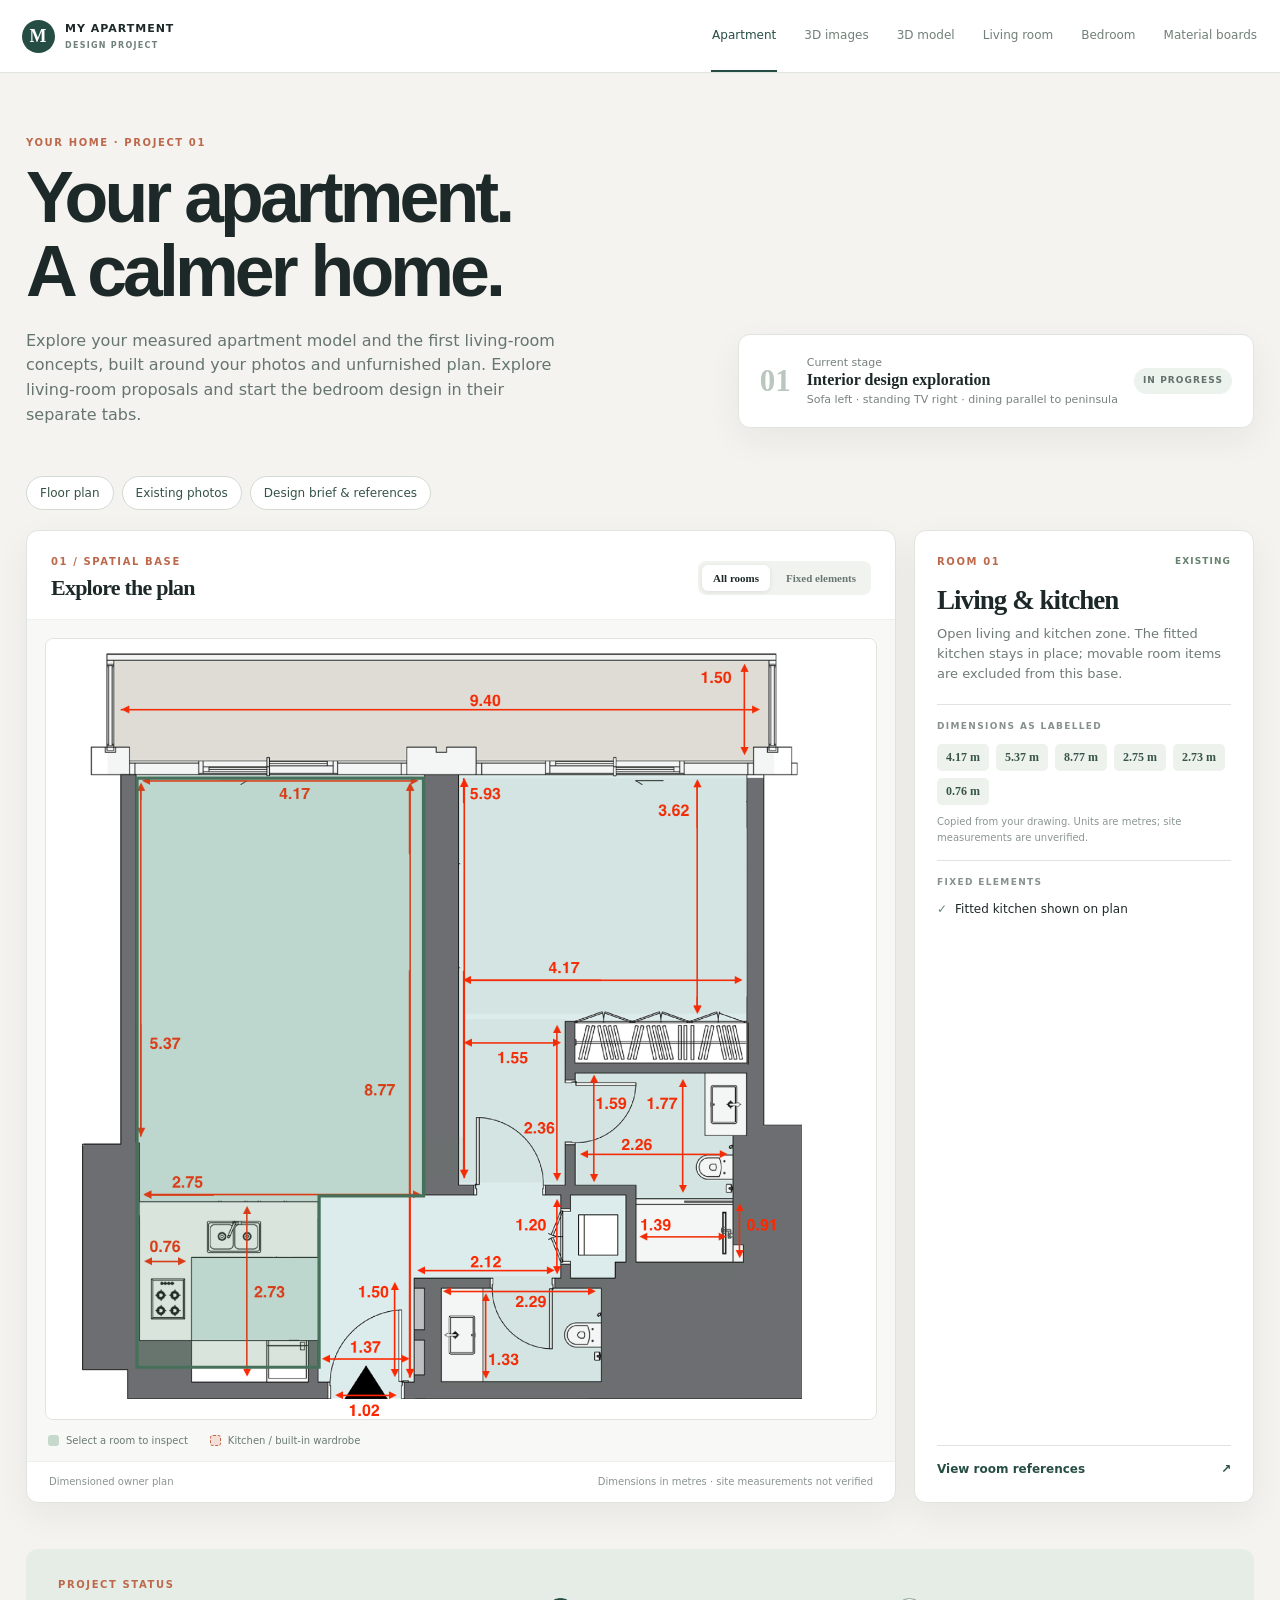
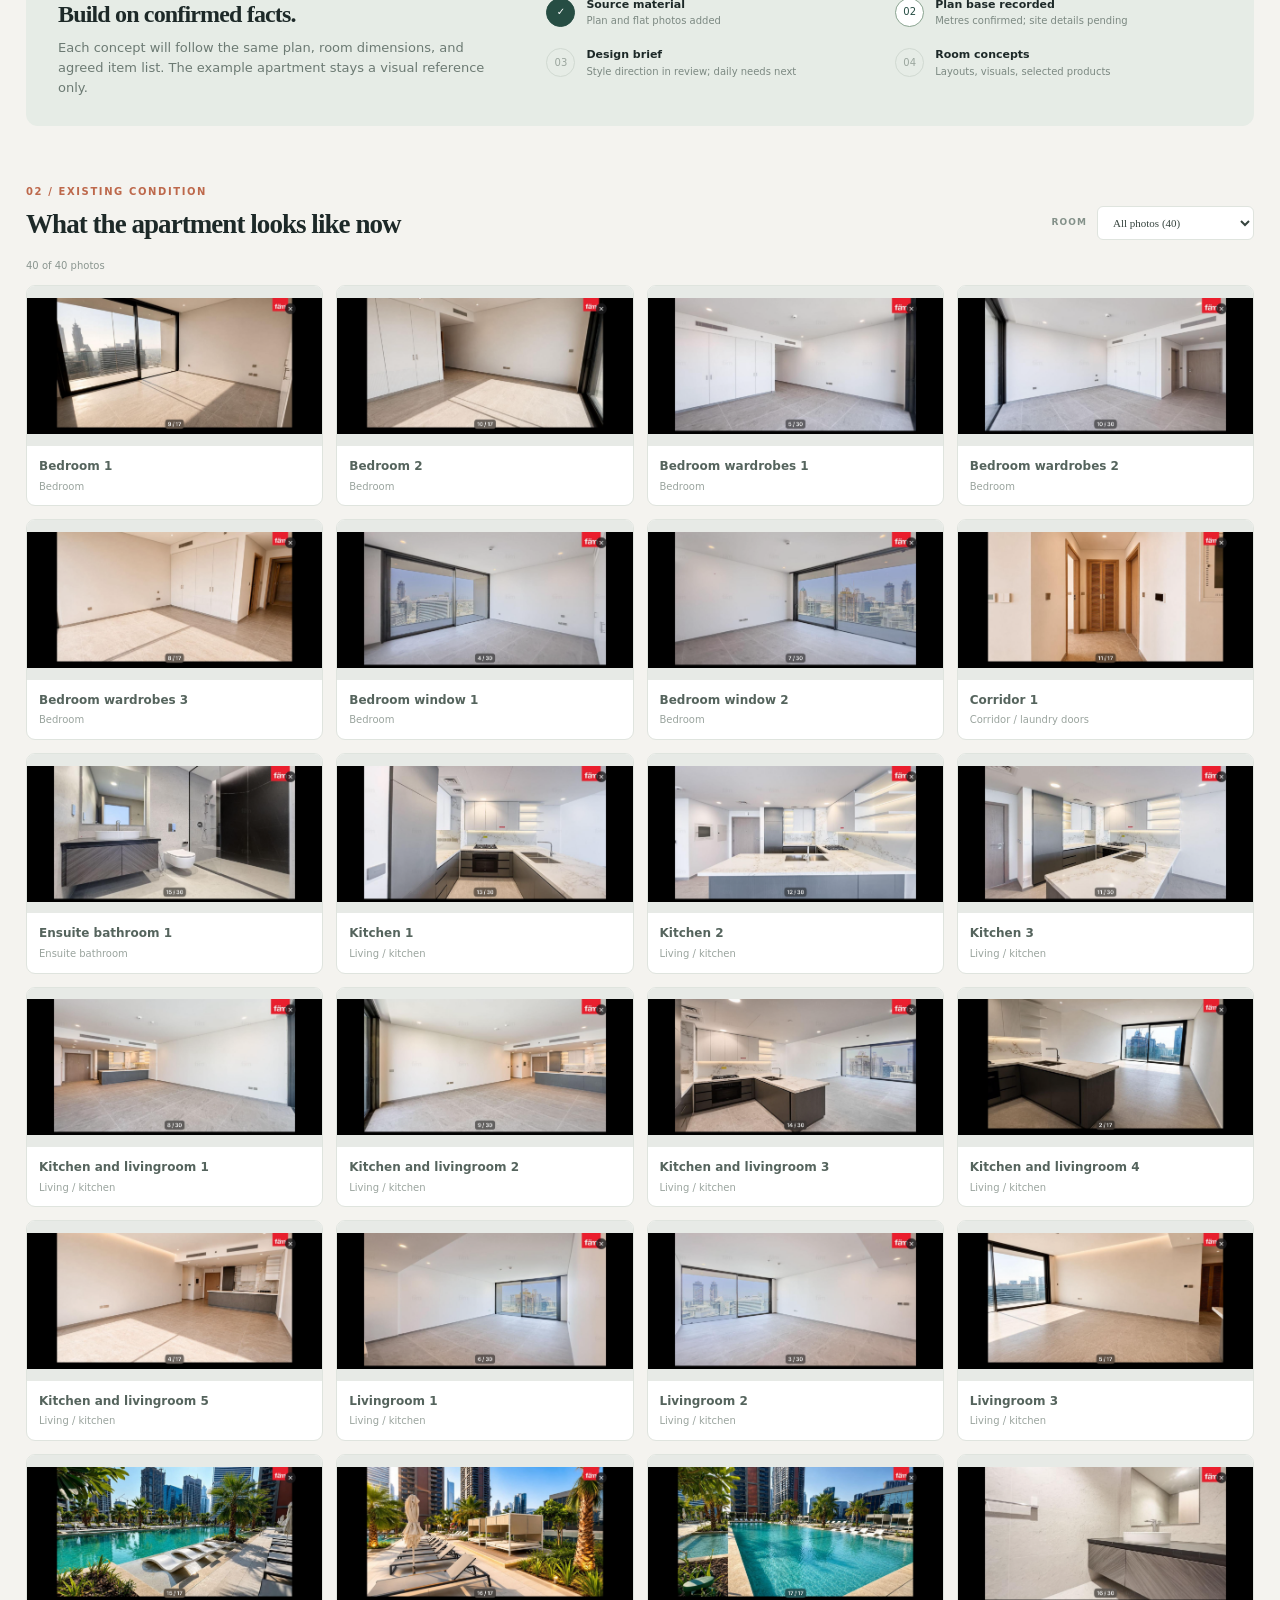
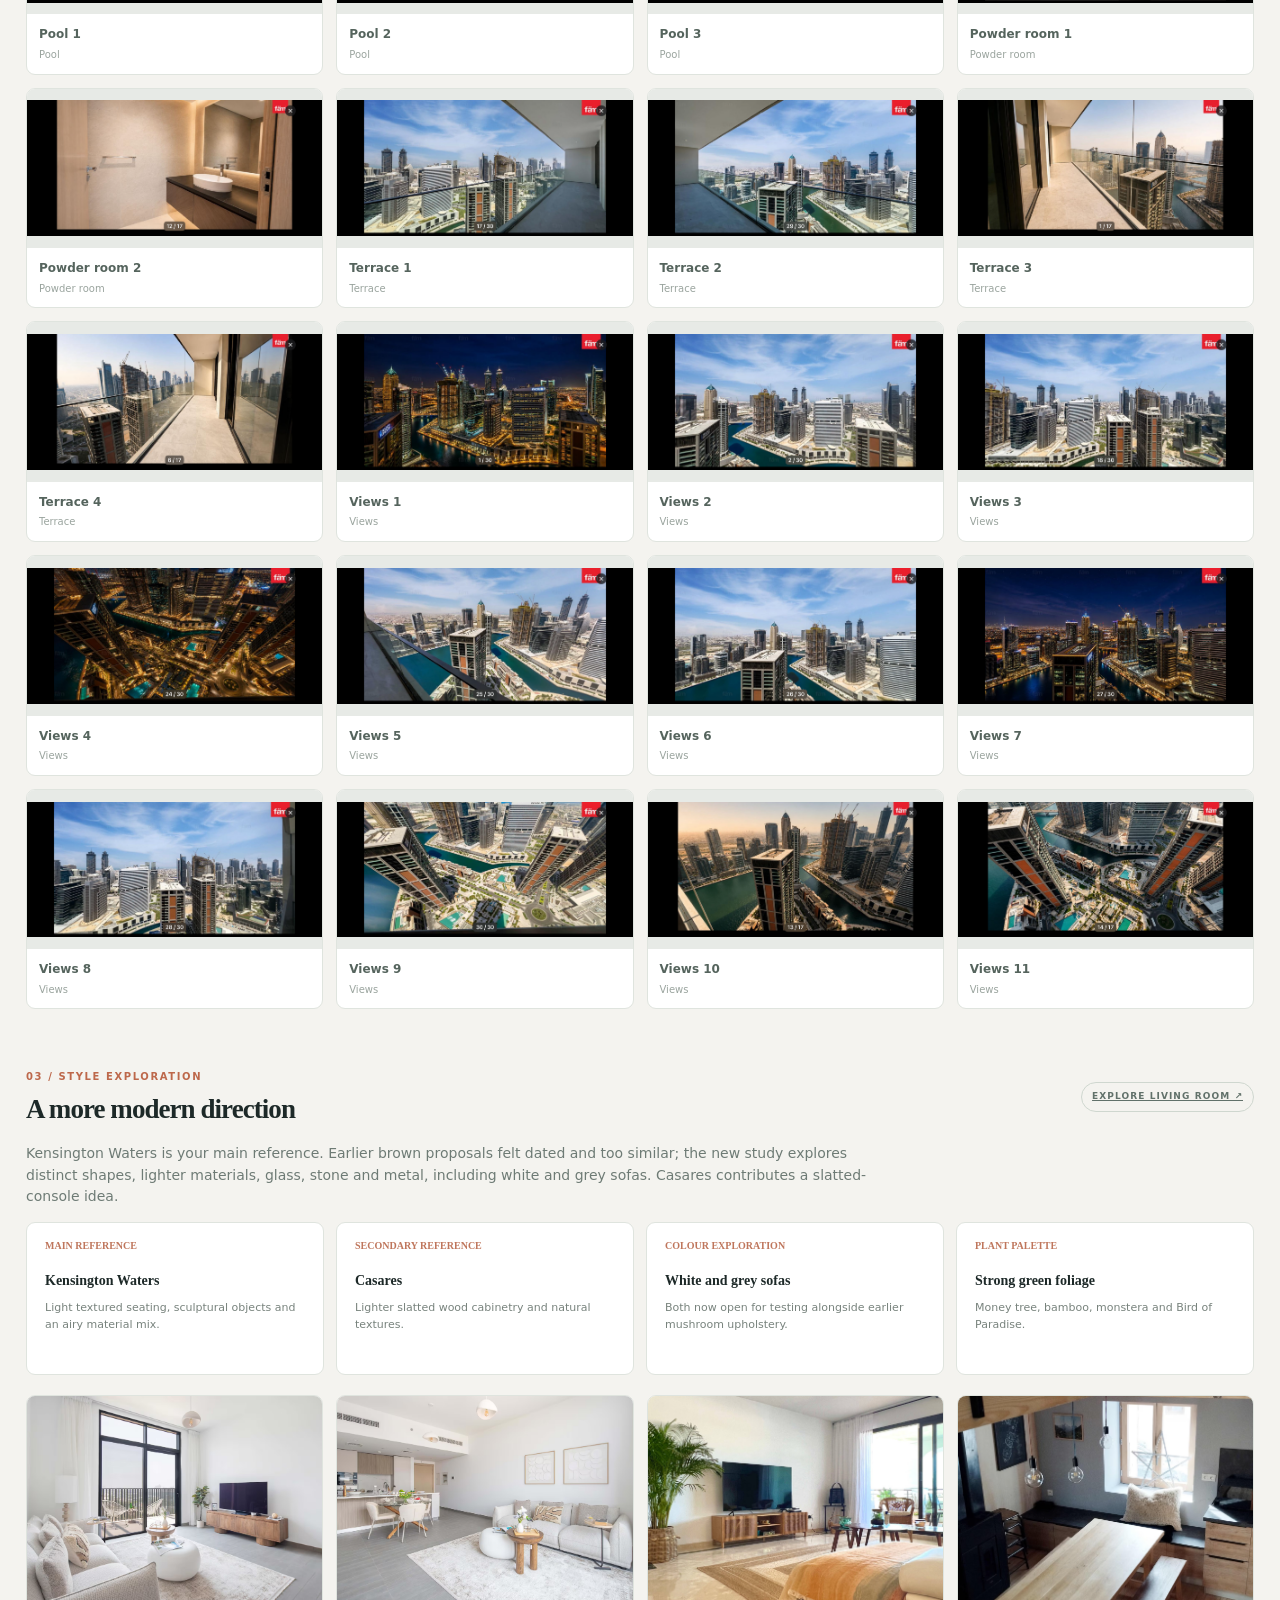
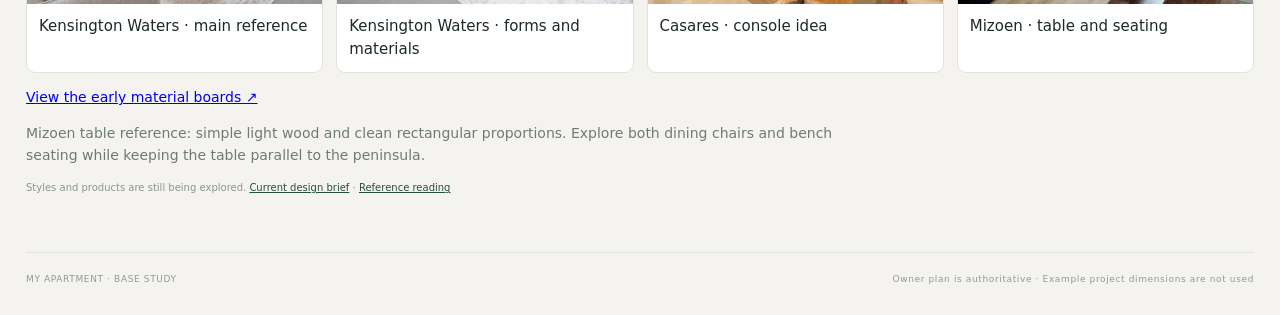
<file: index.html>
<!doctype html>
<html lang="en">
<head><script src="portable-data.js?v=9b72c8ca6b"></script>
<meta charset="utf-8"><meta name="viewport" content="width=device-width, initial-scale=1"><meta name="theme-color" content="#f4f3ef">
<title>My Apartment · Design Project</title><link rel="stylesheet" href="styles.css?v=f539e3abb2">
<script defer src="navigation.js?v=2cf638bc96"></script></head>
<body>
<apartment-navigation></apartment-navigation>
<main id="overview">
  <section class="hero"><div><p class="kicker">YOUR HOME · PROJECT 01</p><h1>Your apartment.<br>A calmer home.</h1><p class="intro">Explore your measured apartment model and the first living-room concepts, built around your photos and unfurnished plan. Explore living-room proposals and start the bedroom design in their separate tabs.</p></div><div class="hero-card"><span class="hero-number">01</span><div><b>Current stage</b><strong>Interior design exploration</strong><small>Sofa left · standing TV right · dining parallel to peninsula</small></div><span class="tag">IN PROGRESS</span></div></section>
  <nav class="apartment-section-links" aria-label="Apartment information"><a href="#plan">Floor plan</a><a href="#references">Existing photos</a><a href="#brief">Design brief &amp; references</a></nav>
  <section class="workspace-grid" id="plan">
    <div class="panel plan-panel"><div class="panel-head"><div><p class="kicker">01 / SPATIAL BASE</p><h2>Explore the plan</h2></div><div class="plan-tools"><button id="show-all" class="tool active">All rooms</button><button id="show-fixed" class="tool">Fixed elements</button></div></div>
      <div class="plan-stage"><div class="plan-wrap"><img class="source-plan" src="source/1%20-%20Floorplan/Floorplan%20without%20furniture.png" alt="Owner-supplied unfurnished floor plan"><svg class="hotspots" viewBox="0 0 1550 1456" preserveAspectRatio="none" aria-label="Select an apartment room">
        <polygon class="hotspot selected" data-room="living" points="170,260 705,260 705,1040 510,1040 510,1360 170,1360"><title>Living and kitchen</title></polygon>
        <polygon class="hotspot" data-room="bedroom" points="780,260 1310,260 1310,700 780,700"><title>Bedroom</title></polygon>
        <polygon class="hotspot" data-room="hall" points="780,710 970,710 970,1015 710,1015 710,930 780,930"><title>Hallway and circulation</title></polygon>
        <polygon class="hotspot" data-room="bathrooms" points="970,800 1310,800 1310,1200 1090,1200 1090,1040 970,1040"><title>Bathrooms and service</title></polygon>
        <polygon class="hotspot" data-room="bathrooms" points="720,1190 1060,1190 1060,1400 720,1400"><title>Bathrooms and service</title></polygon>
        <polygon class="hotspot" data-room="balcony" points="115,30 1360,30 1360,252 115,252"><title>Balcony</title></polygon>
        <rect class="fixed-zone" x="170" y="1040" width="350" height="320" rx="4"><title>Fitted kitchen shown on source plan</title></rect>
        <rect class="fixed-zone" x="970" y="700" width="345" height="105" rx="4"><title>Built-in wardrobe shown on source plan</title></rect>
      </svg></div><div class="plan-key"><span><i class="swatch room-swatch"></i>Select a room to inspect</span><span><i class="swatch fixed-swatch"></i>Kitchen / built-in wardrobe</span></div></div><div class="plan-foot"><span>Dimensioned owner plan</span><span>Dimensions in metres · site measurements not verified</span></div>
    </div>
    <aside class="panel room-panel" aria-live="polite"><div class="room-top"><p class="kicker" id="room-index">ROOM 01</p><span class="room-status">EXISTING</span></div><h2 id="room-name">Living &amp; kitchen</h2><p id="room-summary" class="room-summary"></p><div class="stat-block"><span class="label">DIMENSIONS AS LABELLED</span><div id="room-dimensions" class="dimension-list"></div><p class="micro">Copied from your drawing. Units are metres; site measurements are unverified.</p></div><div class="stat-block"><span class="label">FIXED ELEMENTS</span><div id="room-fixed" class="fixed-list"></div></div><a class="text-link" href="#references">View room references <span>↗</span></a></aside>
  </section>
  <section class="project-strip"><div><p class="kicker">PROJECT STATUS</p><h2>Build on confirmed facts.</h2><p>Each concept will follow the same plan, room dimensions, and agreed item list. The example apartment stays a visual reference only.</p></div><div class="steps"><div class="step done"><span>✓</span><div><b>Source material</b><small>Plan and flat photos added</small></div></div><div class="step current"><span>02</span><div><b>Plan base recorded</b><small>Metres confirmed; site details pending</small></div></div><div class="step"><span>03</span><div><b>Design brief</b><small>Style direction in review; daily needs next</small></div></div><div class="step"><span>04</span><div><b>Room concepts</b><small>Layouts, visuals, selected products</small></div></div></div></section>
  <section class="section" id="references"><div class="section-head"><div><p class="kicker">02 / EXISTING CONDITION</p><h2>What the apartment looks like now</h2></div><label class="filter-label">ROOM <select id="photo-filter"><option value="all">All photos</option><option value="living">Living / kitchen</option><option value="bedroom">Bedroom</option><option value="hall">Hallway</option><option value="bathrooms">Bathrooms</option><option value="balcony">Balcony</option></select></label></div><p id="photo-count" class="micro" aria-live="polite"></p><div id="photo-grid" class="photo-grid"></div></section>
  <section class="brief-grid" id="brief"><div class="section-head"><div><p class="kicker">03 / STYLE EXPLORATION</p><h2>A more modern direction</h2></div><a class="tag outline" href="style-explorer.html">EXPLORE LIVING ROOM ↗</a></div>
<p class="style-intro">Kensington Waters is your main reference. Earlier brown proposals felt dated and too similar; the new study explores distinct shapes, lighter materials, glass, stone and metal, including white and grey sofas. Casares contributes a slatted-console idea.</p>
<div class="brief-cards"><article><span>MAIN REFERENCE</span><b>Kensington Waters</b><p>Light textured seating, sculptural objects and an airy material mix.</p></article><article><span>SECONDARY REFERENCE</span><b>Casares</b><p>Lighter slatted wood cabinetry and natural textures.</p></article><article><span>COLOUR EXPLORATION</span><b>White and grey sofas</b><p>Both now open for testing alongside earlier mushroom upholstery.</p></article><article><span>PLANT PALETTE</span><b>Strong green foliage</b><p>Money tree, bamboo, monstera and Bird of Paradise.</p></article></div>
<div class="photo-grid" style="margin-top:20px"><figure class="photo-card"><a href="source/3%20-%20Style%20references/Kensington%20Waters/IMG_2976.PNG"><img loading="lazy" src="source/3%20-%20Style%20references/Kensington%20Waters/IMG_2976.PNG" alt="Kensington Waters living-room reference"></a><figcaption>Kensington Waters · main reference</figcaption></figure><figure class="photo-card"><a href="source/3%20-%20Style%20references/Kensington%20Waters/IMG_2979.PNG"><img loading="lazy" src="source/3%20-%20Style%20references/Kensington%20Waters/IMG_2979.PNG" alt="Kensington Waters sculptural coffee tables and glass dining"></a><figcaption>Kensington Waters · forms and materials</figcaption></figure><figure class="photo-card"><a href="source/3%20-%20Style%20references/Casares/IMG_2993.PNG"><img loading="lazy" src="source/3%20-%20Style%20references/Casares/IMG_2993.PNG" alt="Casares lighter slatted TV console reference"></a><figcaption>Casares · console idea</figcaption></figure><figure class="photo-card"><a href="source/3%20-%20Style%20references/Mizoen%20/IMG_2999.PNG"><img loading="lazy" src="source/3%20-%20Style%20references/Mizoen%20/IMG_2999.PNG" alt="Mizoen simple light wood table and bench reference"></a><figcaption>Mizoen · table and seating</figcaption></figure></div>
<p class="style-intro"><a href="materials.html">View the early material boards ↗</a></p>
<p class="style-intro">Mizoen table reference: simple light wood and clean rectangular proportions. Explore both dining chairs and bench seating while keeping the table parallel to the peninsula.</p><p class="micro">Styles and products are still being explored. <a href="design-brief.md">Current design brief</a> · <a href="outputs/living-room-styles-v01/reference-review.md">Reference reading</a></p></section>
  <footer><span>MY APARTMENT · BASE STUDY</span><span>Owner plan is authoritative · Example project dimensions are not used</span></footer>
</main><script src="apartment.js?v=29e79126a7"></script>
</body></html>
</file>
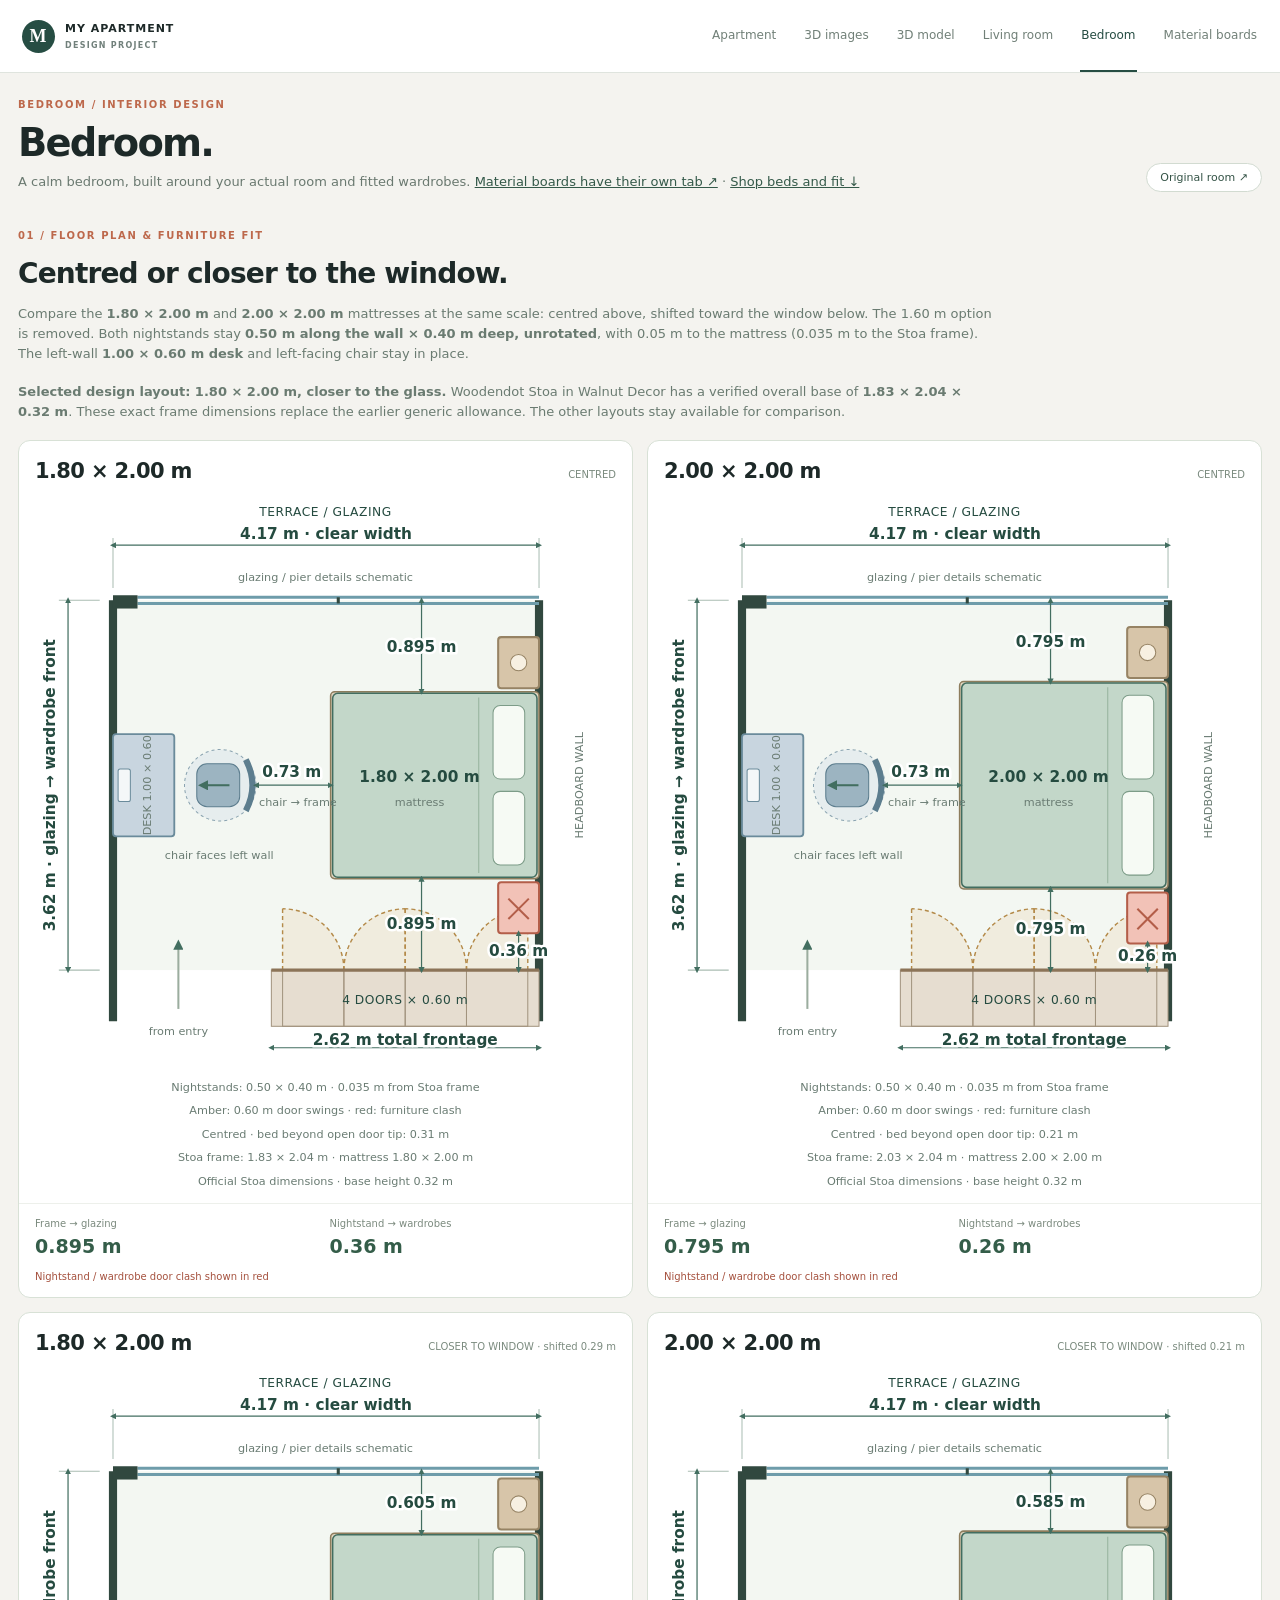
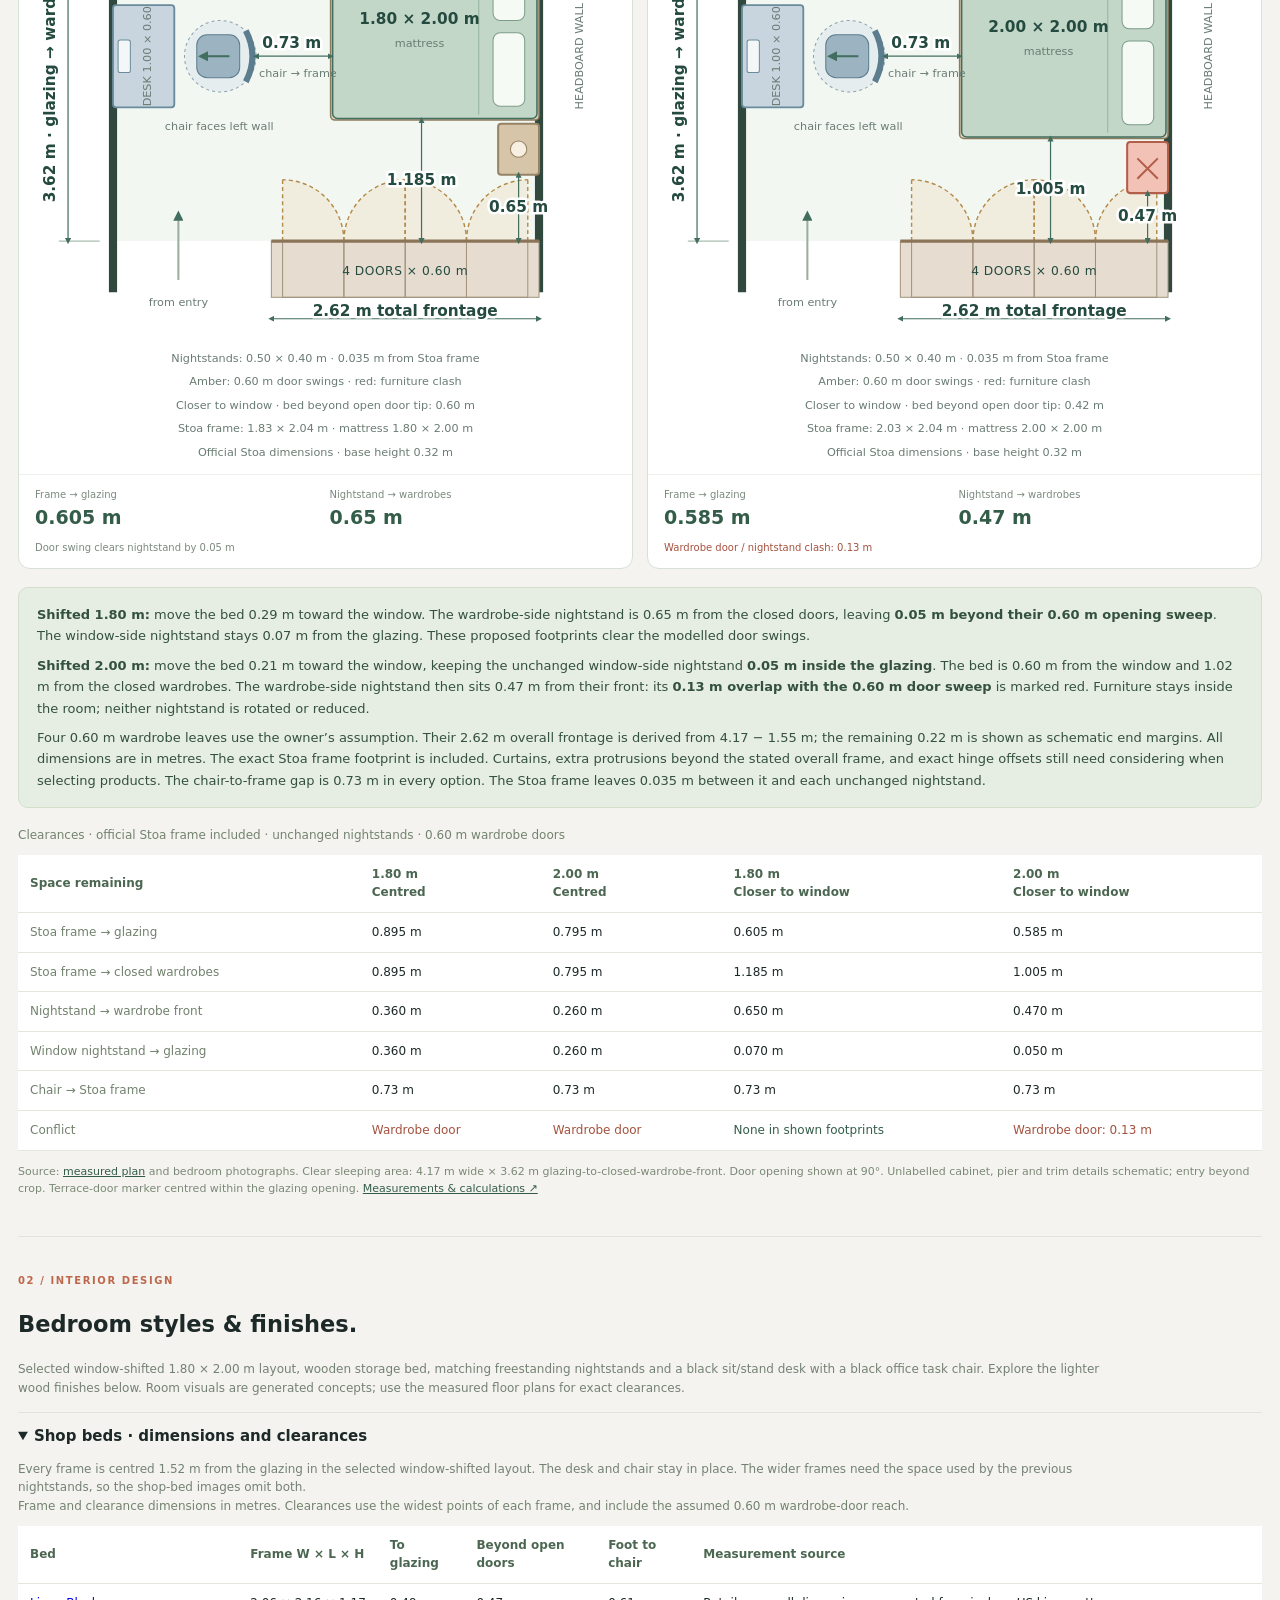
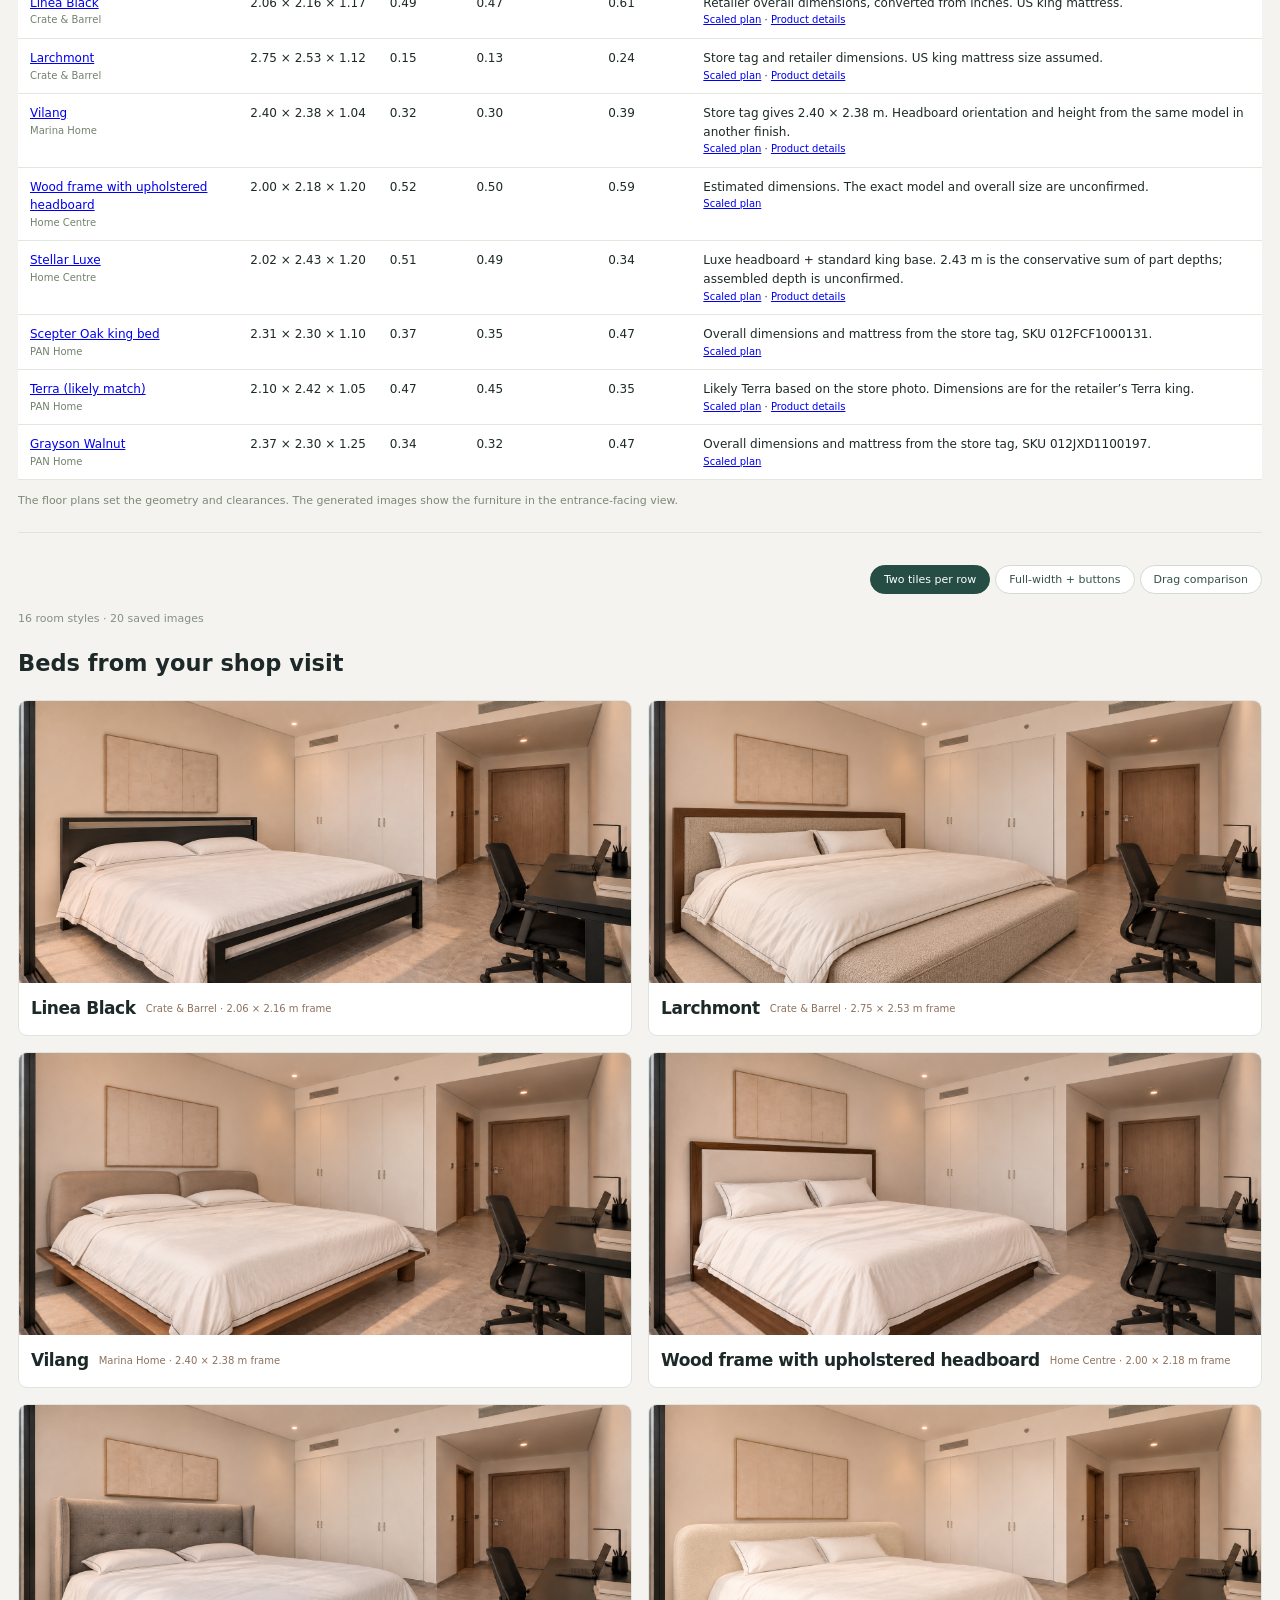
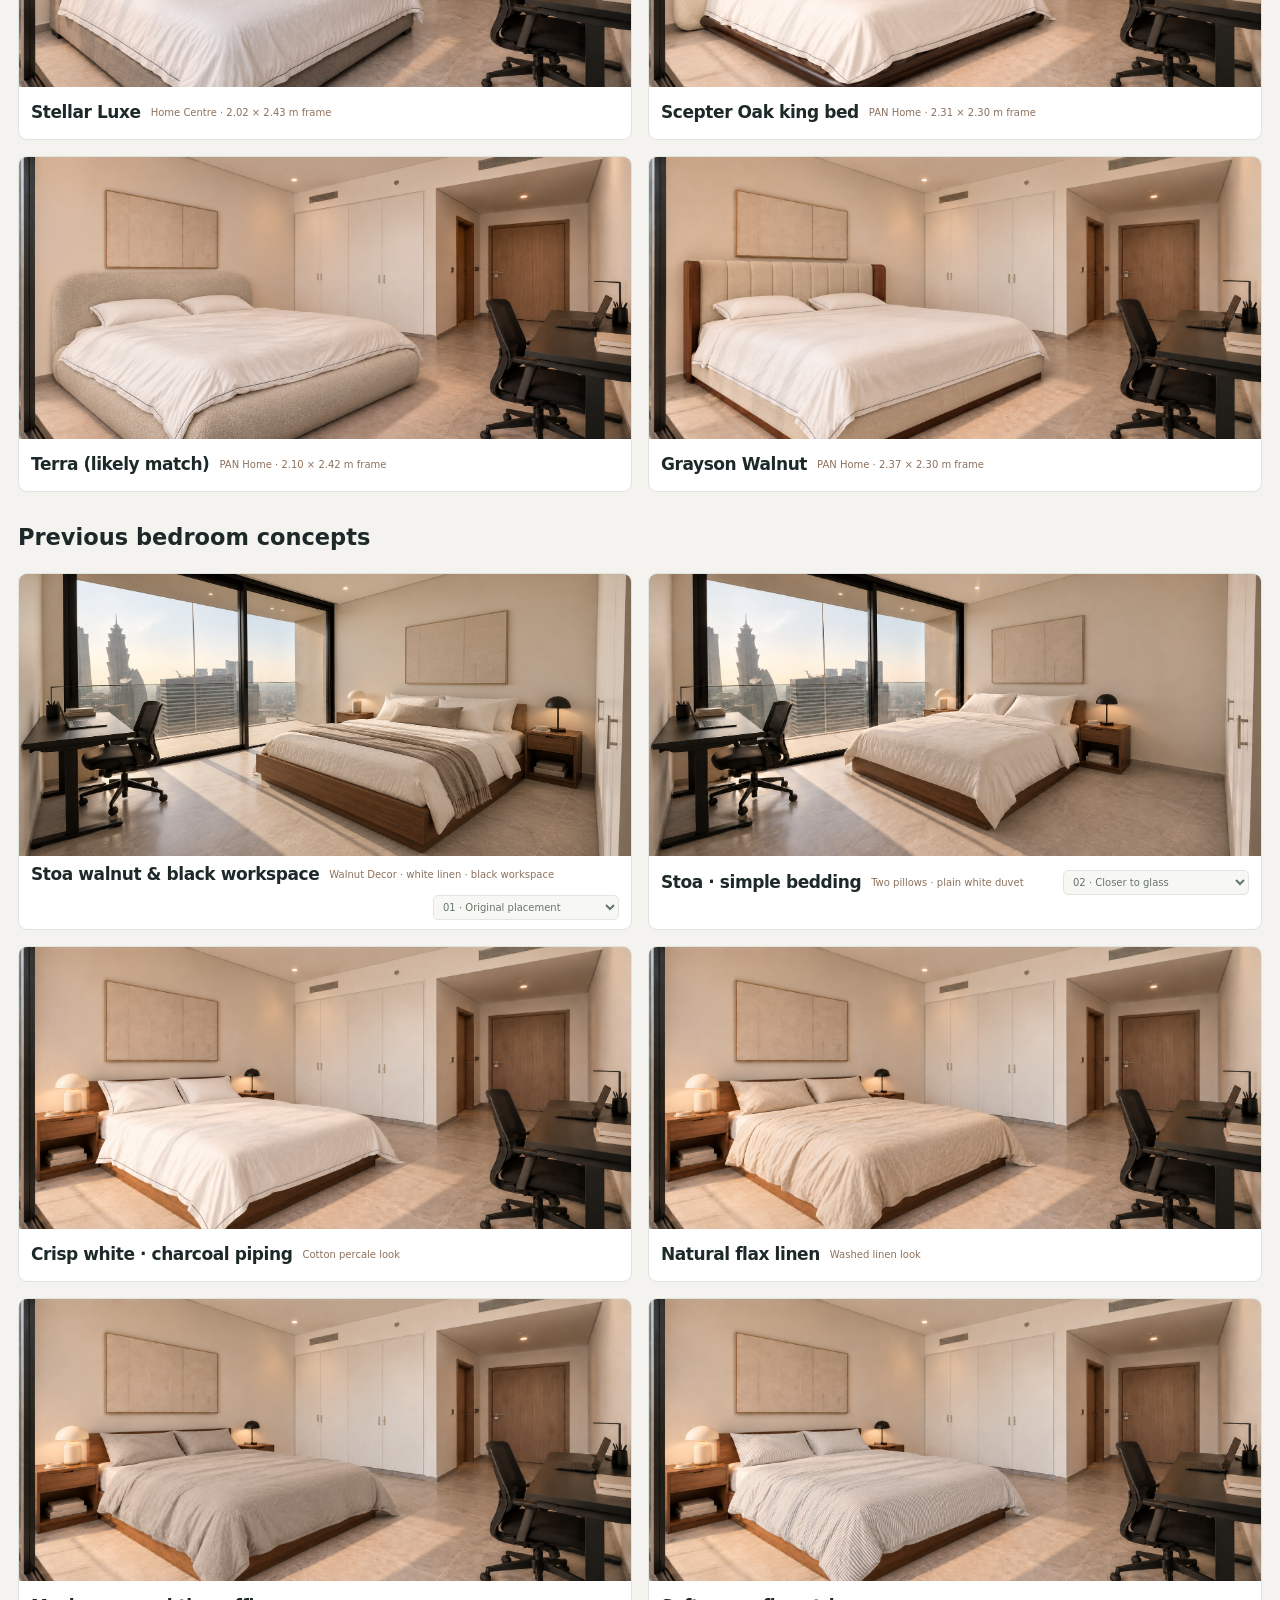
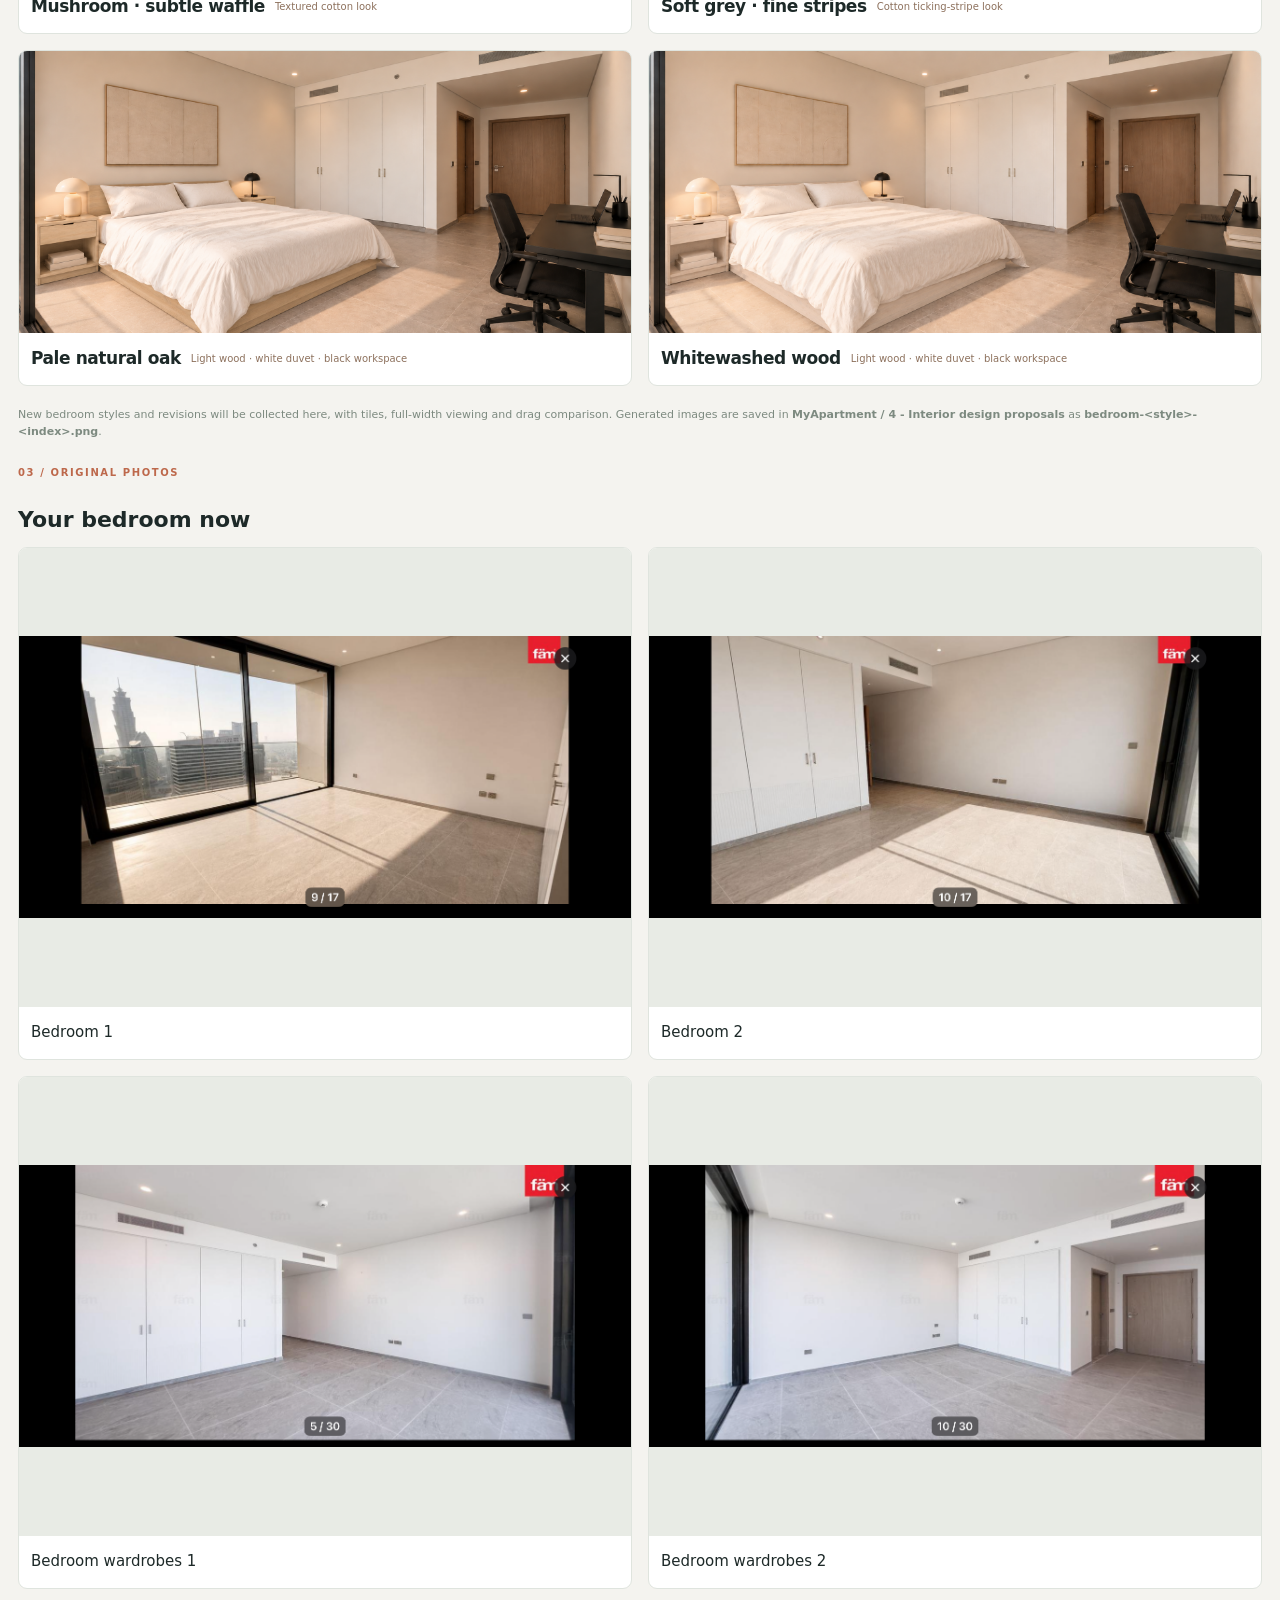
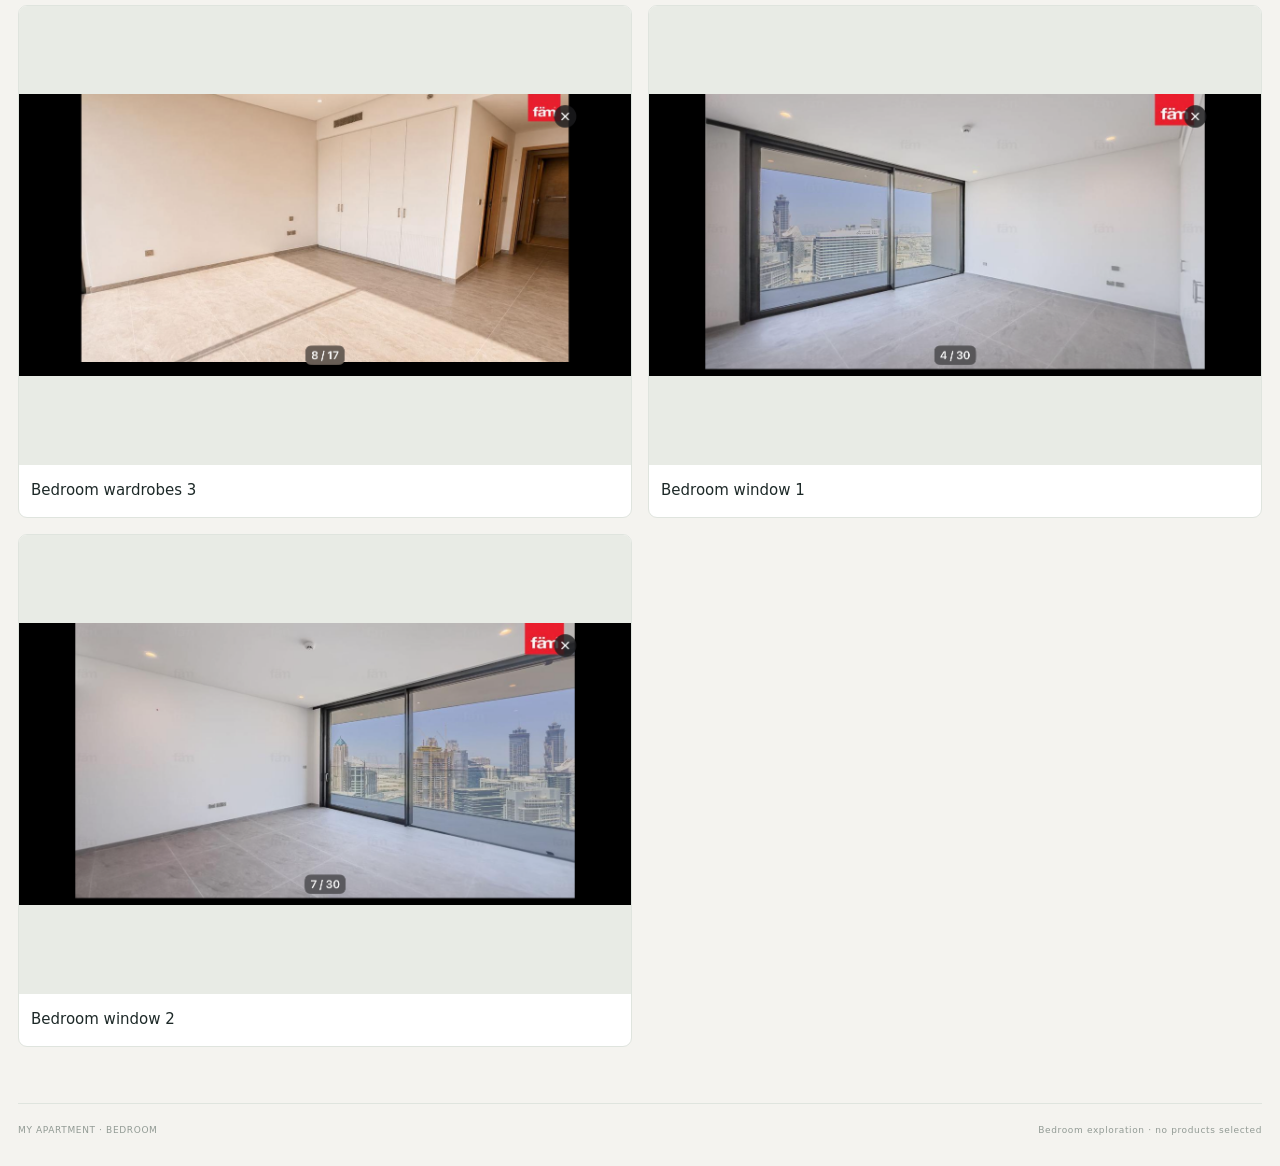
<file: bedroom.html>
<!doctype html>
<html lang="en"><head><script src="portable-data.js?v=9b72c8ca6b"></script><meta charset="utf-8"><meta name="viewport" content="width=device-width,initial-scale=1"><title>Bedroom · My Apartment</title><link rel="stylesheet" href="styles.css?v=f539e3abb2"><link rel="stylesheet" href="style-library.css?v=ce25258646"><link rel="stylesheet" href="bedroom-plans.css?v=8793c5135e"><script defer src="navigation.js?v=2cf638bc96"></script><script defer src="style-library.js?v=0ae0b544cd"></script></head>
<body data-design-area="Bedroom"><apartment-navigation></apartment-navigation>
<main class="library-main">
<section class="library-heading"><div><p class="kicker">BEDROOM / INTERIOR DESIGN</p><h1>Bedroom.</h1><p>A calm bedroom, built around your actual room and fitted wardrobes. <a href="materials.html">Material boards have their own tab ↗</a> · <a href="#shop-beds">Shop beds and fit ↓</a></p></div><button class="before-button" id="before-button">Original room ↗</button></section>
<section class="bedroom-plans" id="floorplans" aria-labelledby="bed-plans-heading">
<p class="kicker">01 / FLOOR PLAN &amp; FURNITURE FIT</p><h2 id="bed-plans-heading">Centred or closer to the window.</h2>
<p class="plan-intro">Compare the <b>1.80 × 2.00 m</b> and <b>2.00 × 2.00 m</b> mattresses at the same scale: centred above, shifted toward the window below. The 1.60 m option is removed. Both nightstands stay <b>0.50 m along the wall × 0.40 m deep, unrotated</b>, with 0.05 m to the mattress (0.035 m to the Stoa frame). The left-wall <b>1.00 × 0.60 m desk</b> and left-facing chair stay in place.</p>
<p class="plan-intro"><b>Selected design layout: 1.80 × 2.00 m, closer to the glass.</b> Woodendot Stoa in Walnut Decor has a verified overall base of <b>1.83 × 2.04 × 0.32 m</b>. These exact frame dimensions replace the earlier generic allowance. The other layouts stay available for comparison.</p>
<div class="bed-plan-grid"><figure class="bed-plan"><header><h3>1.80 × 2.00 m</h3><span>CENTRED</span></header><a href="outputs/bedroom-floorplans/bedroom-bed-180.svg" target="_blank" rel="noopener" aria-label="Open Centred 1.80 metre bed plan"><img loading="lazy" src="outputs/bedroom-floorplans/bedroom-bed-180.svg" alt="Centred 1.80 by 2.00 metre mattress with slim frame; unrotated nightstands, desk, left-facing chair; Nightstand / wardrobe door clash shown in red."></a><figcaption><span>Frame → glazing<strong>0.895 m</strong></span><span>Nightstand → wardrobes<strong>0.36 m</strong></span><small class="plan-conflict">Nightstand / wardrobe door clash shown in red</small></figcaption></figure><figure class="bed-plan"><header><h3>2.00 × 2.00 m</h3><span>CENTRED</span></header><a href="outputs/bedroom-floorplans/bedroom-bed-200.svg" target="_blank" rel="noopener" aria-label="Open Centred 2.00 metre bed plan"><img loading="lazy" src="outputs/bedroom-floorplans/bedroom-bed-200.svg" alt="Centred 2.00 by 2.00 metre mattress with slim frame; unrotated nightstands, desk, left-facing chair; Nightstand / wardrobe door clash shown in red."></a><figcaption><span>Frame → glazing<strong>0.795 m</strong></span><span>Nightstand → wardrobes<strong>0.26 m</strong></span><small class="plan-conflict">Nightstand / wardrobe door clash shown in red</small></figcaption></figure><figure class="bed-plan"><header><h3>1.80 × 2.00 m</h3><span>CLOSER TO WINDOW · shifted 0.29 m</span></header><a href="outputs/bedroom-floorplans/bedroom-bed-180-window.svg" target="_blank" rel="noopener" aria-label="Open Closer to window 1.80 metre bed plan"><img loading="lazy" src="outputs/bedroom-floorplans/bedroom-bed-180-window.svg" alt="Closer to window 1.80 by 2.00 metre mattress with slim frame; unrotated nightstands, desk, left-facing chair; Door swing clears nightstand by 0.05 m."></a><figcaption><span>Frame → glazing<strong>0.605 m</strong></span><span>Nightstand → wardrobes<strong>0.65 m</strong></span><small class="plan-clear">Door swing clears nightstand by 0.05 m</small></figcaption></figure><figure class="bed-plan"><header><h3>2.00 × 2.00 m</h3><span>CLOSER TO WINDOW · shifted 0.21 m</span></header><a href="outputs/bedroom-floorplans/bedroom-bed-200-window.svg" target="_blank" rel="noopener" aria-label="Open Closer to window 2.00 metre bed plan"><img loading="lazy" src="outputs/bedroom-floorplans/bedroom-bed-200-window.svg" alt="Closer to window 2.00 by 2.00 metre mattress with slim frame; unrotated nightstands, desk, left-facing chair; Wardrobe door / nightstand clash: 0.13 m."></a><figcaption><span>Frame → glazing<strong>0.585 m</strong></span><span>Nightstand → wardrobes<strong>0.47 m</strong></span><small class="plan-conflict">Wardrobe door / nightstand clash: 0.13 m</small></figcaption></figure></div>
<div class="bed-fit-answer"><p><strong>Shifted 1.80 m:</strong> move the bed 0.29 m toward the window. The wardrobe-side nightstand is 0.65 m from the closed doors, leaving <b>0.05 m beyond their 0.60 m opening sweep</b>. The window-side nightstand stays 0.07 m from the glazing. These proposed footprints clear the modelled door swings.</p><p><strong>Shifted 2.00 m:</strong> move the bed 0.21 m toward the window, keeping the unchanged window-side nightstand <b>0.05 m inside the glazing</b>. The bed is 0.60 m from the window and 1.02 m from the closed wardrobes. The wardrobe-side nightstand then sits 0.47 m from their front: its <b>0.13 m overlap with the 0.60 m door sweep</b> is marked red. Furniture stays inside the room; neither nightstand is rotated or reduced.</p><p>Four 0.60 m wardrobe leaves use the owner’s assumption. Their 2.62 m overall frontage is derived from 4.17 − 1.55 m; the remaining 0.22 m is shown as schematic end margins. All dimensions are in metres. The exact Stoa frame footprint is included. Curtains, extra protrusions beyond the stated overall frame, and exact hinge offsets still need considering when selecting products. The chair-to-frame gap is 0.73 m in every option. The Stoa frame leaves 0.035 m between it and each unchanged nightstand.</p></div>
<div class="bed-fit-scroll"><table class="bed-fit-table"><caption>Clearances · official Stoa frame included · unchanged nightstands · 0.60 m wardrobe doors</caption><thead><tr><th scope="col">Space remaining</th><th scope="col">1.80 m<br>Centred</th><th scope="col">2.00 m<br>Centred</th><th scope="col">1.80 m<br>Closer to window</th><th scope="col">2.00 m<br>Closer to window</th></tr></thead><tbody><tr><th scope="row">Stoa frame → glazing</th><td>0.895 m</td><td>0.795 m</td><td>0.605 m</td><td>0.585 m</td></tr><tr><th scope="row">Stoa frame → closed wardrobes</th><td>0.895 m</td><td>0.795 m</td><td>1.185 m</td><td>1.005 m</td></tr><tr><th scope="row">Nightstand → wardrobe front</th><td>0.360 m</td><td>0.260 m</td><td>0.650 m</td><td>0.470 m</td></tr><tr><th scope="row">Window nightstand → glazing</th><td>0.360 m</td><td>0.260 m</td><td>0.070 m</td><td>0.050 m</td></tr><tr><th scope="row">Chair → Stoa frame</th><td>0.73 m</td><td>0.73 m</td><td>0.73 m</td><td>0.73 m</td></tr><tr><th scope="row">Conflict</th><td class="plan-conflict">Wardrobe door</td><td class="plan-conflict">Wardrobe door</td><td class="plan-clear">None in shown footprints</td><td class="plan-conflict">Wardrobe door: 0.13 m</td></tr></tbody></table></div>
<p class="bed-plan-sources">Source: <a href="source/1 - Floorplan/Floorplan without furniture.png" target="_blank" rel="noopener">measured plan</a> and bedroom photographs. Clear sleeping area: 4.17 m wide × 3.62 m glazing-to-closed-wardrobe-front. Door opening shown at 90°. Unlabelled cabinet, pier and trim details schematic; entry beyond crop. Terrace-door marker centred within the glazing opening. <a href="outputs/bedroom-floorplans/measurements.json">Measurements &amp; calculations ↗</a></p>
</section>
<section id="design-concepts" class="bedroom-concept-heading"><p class="kicker">02 / INTERIOR DESIGN</p><h2>Bedroom styles &amp; finishes.</h2><p class="viewer-description">Selected window-shifted 1.80 × 2.00 m layout, wooden storage bed, matching freestanding nightstands and a black sit/stand desk with a black office task chair. Explore the lighter wood finishes below. Room visuals are generated concepts; use the measured floor plans for exact clearances.</p></section>
<details class="shop-beds-fit" id="shop-beds" open>
<summary>Shop beds · dimensions and clearances</summary>
<p class="viewer-description">Every frame is centred 1.52 m from the glazing in the selected window-shifted layout. The desk and chair stay in place. The wider frames need the space used by the previous nightstands, so the shop-bed images omit both.</p>
<div class="fit-scroll" role="region" tabindex="0" aria-label="Shop bed fit measurements">
<table class="bed-fit-table">
<caption>Frame and clearance dimensions in metres. Clearances use the widest points of each frame, and include the assumed 0.60 m wardrobe-door reach.</caption>
<thead><tr><th scope="col">Bed</th><th scope="col">Frame W × L × H</th><th scope="col">To glazing</th><th scope="col">Beyond open doors</th><th scope="col">Foot to chair</th><th scope="col">Measurement source</th></tr></thead>
<tbody>
<tr><th scope="row"><a href="bedroom.html?view=full&amp;style=shop-bed-linea#design-concepts">Linea Black</a><small>Crate &amp; Barrel</small></th><td class="fit-area">2.06 × 2.16 × 1.17</td><td>0.49</td><td>0.47</td><td>0.61</td><td>Retailer overall dimensions, converted from inches. US king mattress.<small><a href="outputs/bedroom-shop-beds-v01/references/linea.svg" target="_blank" rel="noopener">Scaled plan</a> · <a href="https://www.crateandbarrel.me/en-ae/product/linea-black-king-bed/429592_CNB" target="_blank" rel="noopener">Product details</a></small></td></tr>
<tr><th scope="row"><a href="bedroom.html?view=full&amp;style=shop-bed-larchmont#design-concepts">Larchmont</a><small>Crate &amp; Barrel</small></th><td class="fit-area">2.75 × 2.53 × 1.12</td><td>0.15</td><td>0.13</td><td>0.24</td><td>Store tag and retailer dimensions. US king mattress size assumed.<small><a href="outputs/bedroom-shop-beds-v01/references/larchmont.svg" target="_blank" rel="noopener">Scaled plan</a> · <a href="https://www.crateandbarrel.com/larchmont-upholstered-bed-with-storage-bench/f1041816" target="_blank" rel="noopener">Product details</a></small></td></tr>
<tr><th scope="row"><a href="bedroom.html?view=full&amp;style=shop-bed-vilang#design-concepts">Vilang</a><small>Marina Home</small></th><td class="fit-area">2.40 × 2.38 × 1.04</td><td>0.32</td><td>0.30</td><td>0.39</td><td>Store tag gives 2.40 × 2.38 m. Headboard orientation and height from the same model in another finish.<small><a href="outputs/bedroom-shop-beds-v01/references/vilang.svg" target="_blank" rel="noopener">Scaled plan</a> · <a href="https://www.marinahomeinteriors.com/en-saudi/vilang-king-bed-grey-wood-daz1083.html" target="_blank" rel="noopener">Product details</a></small></td></tr>
<tr><th scope="row"><a href="bedroom.html?view=full&amp;style=shop-bed-home-centre-wood#design-concepts">Wood frame with upholstered headboard</a><small>Home Centre</small></th><td class="fit-area">2.00 × 2.18 × 1.20</td><td>0.52</td><td>0.50</td><td>0.59</td><td>Estimated dimensions. The exact model and overall size are unconfirmed.<small><a href="outputs/bedroom-shop-beds-v01/references/home-centre-wood.svg" target="_blank" rel="noopener">Scaled plan</a></small></td></tr>
<tr><th scope="row"><a href="bedroom.html?view=full&amp;style=shop-bed-stellar#design-concepts">Stellar Luxe</a><small>Home Centre</small></th><td class="fit-area">2.02 × 2.43 × 1.20</td><td>0.51</td><td>0.49</td><td>0.34</td><td>Luxe headboard + standard king base. 2.43 m is the conservative sum of part depths; assembled depth is unconfirmed.<small><a href="outputs/bedroom-shop-beds-v01/references/stellar.svg" target="_blank" rel="noopener">Scaled plan</a> · <a href="https://www.homecentre.com/ae/en/buy-stellar-luxe-king-modular-headboard-180-cm/p/167690387-HC21032025" target="_blank" rel="noopener">Product details</a></small></td></tr>
<tr><th scope="row"><a href="bedroom.html?view=full&amp;style=shop-bed-scepter#design-concepts">Scepter Oak king bed</a><small>PAN Home</small></th><td class="fit-area">2.31 × 2.30 × 1.10</td><td>0.37</td><td>0.35</td><td>0.47</td><td>Overall dimensions and mattress from the store tag, SKU 012FCF1000131.<small><a href="outputs/bedroom-shop-beds-v01/references/scepter.svg" target="_blank" rel="noopener">Scaled plan</a></small></td></tr>
<tr><th scope="row"><a href="bedroom.html?view=full&amp;style=shop-bed-terra#design-concepts">Terra (likely match)</a><small>PAN Home</small></th><td class="fit-area">2.10 × 2.42 × 1.05</td><td>0.47</td><td>0.45</td><td>0.35</td><td>Likely Terra based on the store photo. Dimensions are for the retailer’s Terra king.<small><a href="outputs/bedroom-shop-beds-v01/references/terra.svg" target="_blank" rel="noopener">Scaled plan</a> · <a href="https://www.panhomestores.com/ksa_en/terra-king-bed-180x200-cm-beige-light-brown-012hhb7300003" target="_blank" rel="noopener">Product details</a></small></td></tr>
<tr><th scope="row"><a href="bedroom.html?view=full&amp;style=shop-bed-grayson#design-concepts">Grayson Walnut</a><small>PAN Home</small></th><td class="fit-area">2.37 × 2.30 × 1.25</td><td>0.34</td><td>0.32</td><td>0.47</td><td>Overall dimensions and mattress from the store tag, SKU 012JXD1100197.<small><a href="outputs/bedroom-shop-beds-v01/references/grayson.svg" target="_blank" rel="noopener">Scaled plan</a></small></td></tr>
</tbody></table>
</div>
<p class="bed-plan-sources">The floor plans set the geometry and clearances. The generated images show the furniture in the entrance-facing view. </p>
</details>
<div class="library-tools"><select hidden id="sofa-colour" aria-label="Sofa colour"><option value="all">All sofa colours</option><option value="white">White</option><option value="grey">Grey</option><option value="mushroom">Mushroom / taupe</option></select><div class="layout-tools" role="group" aria-label="Visualization"><button data-view="tiles" aria-pressed="true">Two tiles per row</button><button data-view="full" aria-pressed="false">Full-width + buttons</button><button data-view="compare" aria-pressed="false">Drag comparison</button></div></div>
<p id="library-count" aria-live="polite">Loading bedroom proposals…</p>

<section id="fullwidth-view" aria-label="Full-width style viewer" hidden>
<div class="viewer-choice-heading"><span>CHOOSE A STYLE</span></div>
<div class="choice-list" id="style-selector" role="group" aria-label="Choose style"></div>
<div class="version-row" id="full-version-row"><span>VERSION</span><div class="choice-list" id="version-selector" role="group" aria-label="Choose version"></div></div>
<figure class="fullwidth-frame"><div class="image-navigation"><button id="previous-style" class="image-step image-step-previous" aria-label="Previous style" aria-controls="viewer-image">‹</button><a id="viewer-full-image" target="_blank" rel="noopener"><img loading="lazy" id="viewer-image" alt=""></a><button id="next-style" class="image-step image-step-next" aria-label="Next style" aria-controls="viewer-image">›</button></div><figcaption><h2 id="viewer-title"></h2><a id="viewer-download" download>Save image ↗</a></figcaption></figure><p id="viewer-description" class="viewer-description" aria-live="polite"></p>
</section>
<section id="comparison-view" aria-label="Draggable image comparison" hidden>
<div class="comparison-selectors"><button data-side="left" aria-pressed="true"><span>LEFT IMAGE</span><strong id="left-image-name"></strong></button><button data-side="right" aria-pressed="false"><span>RIGHT IMAGE</span><strong id="right-image-name"></strong></button><button id="swap-images" aria-label="Swap comparison images">⇄ Swap</button></div>
<p id="compare-choice-label" class="viewer-choice-heading">CHOOSE THE LEFT IMAGE</p>
<div class="choice-list" id="compare-style-selector" role="group" aria-label="Choose comparison image"></div>
<div class="version-row" id="compare-version-row"><span>VERSION</span><div class="choice-list" id="compare-version-selector" role="group" aria-label="Choose comparison version"></div></div>
<div class="compare-stage" id="compare-stage" style="--reveal:50%"><img loading="lazy" id="compare-right-image" class="compare-image" alt=""><div class="compare-left"><img loading="lazy" id="compare-left-image" class="compare-image" alt=""></div><span class="compare-label label-left" id="compare-left-label"></span><span class="compare-label label-right" id="compare-right-label"></span><div class="compare-handle" aria-hidden="true"><span>↔</span></div><input id="compare-reveal" type="range" min="0" max="100" value="50" aria-label="Reveal left image"></div>
<div class="compare-foot"><span>Drag the divider left or right. Arrow keys also work.</span><output id="compare-position" for="compare-reveal">50% left · 50% right</output></div><p class="viewer-description">Generated concepts can vary slightly in perspective.</p>
</section>
<section id="tile-view" aria-label="Style tiles">
<section class="shop-beds-gallery" aria-labelledby="shop-beds-title"><h2 id="shop-beds-title">Beds from your shop visit</h2><div class="room-grid" id="shop-bed-styles"></div></section>
<section aria-labelledby="bedroom-concept-tiles-title"><h2 id="bedroom-concept-tiles-title">Previous bedroom concepts</h2><div class="room-grid" id="room-styles"></div></section>
</section><p class="empty-library" id="empty-library" hidden>No styles match this filter.</p>
<p class="library-notes">New bedroom styles and revisions will be collected here, with tiles, full-width viewing and drag comparison. Generated images are saved in <b>MyApartment / 4 - Interior design proposals</b> as <b>bedroom-&lt;style&gt;-&lt;index&gt;.png</b>.</p>
<section id="bedroom-original-photos" aria-labelledby="bedroom-photos-heading"><p class="kicker">03 / ORIGINAL PHOTOS</p><h2 id="bedroom-photos-heading">Your bedroom now</h2><div class="room-grid"><figure class="style-card bedroom-reference"><a href="source/2 - Flat images/Bedroom 1.PNG" target="_blank" rel="noopener"><img loading="lazy" src="source/2 - Flat images/Bedroom 1.PNG" alt="Bedroom 1"></a><figcaption class="card-caption">Bedroom 1</figcaption></figure><figure class="style-card bedroom-reference"><a href="source/2 - Flat images/Bedroom 2.PNG" target="_blank" rel="noopener"><img loading="lazy" src="source/2 - Flat images/Bedroom 2.PNG" alt="Bedroom 2"></a><figcaption class="card-caption">Bedroom 2</figcaption></figure><figure class="style-card bedroom-reference"><a href="source/2 - Flat images/Bedroom wardroves 1.PNG" target="_blank" rel="noopener"><img loading="lazy" src="source/2 - Flat images/Bedroom wardroves 1.PNG" alt="Bedroom wardrobes 1"></a><figcaption class="card-caption">Bedroom wardrobes 1</figcaption></figure><figure class="style-card bedroom-reference"><a href="source/2 - Flat images/Bedroom wardroves 2.PNG" target="_blank" rel="noopener"><img loading="lazy" src="source/2 - Flat images/Bedroom wardroves 2.PNG" alt="Bedroom wardrobes 2"></a><figcaption class="card-caption">Bedroom wardrobes 2</figcaption></figure><figure class="style-card bedroom-reference"><a href="source/2 - Flat images/Bedroom wardroves 3.PNG" target="_blank" rel="noopener"><img loading="lazy" src="source/2 - Flat images/Bedroom wardroves 3.PNG" alt="Bedroom wardrobes 3"></a><figcaption class="card-caption">Bedroom wardrobes 3</figcaption></figure><figure class="style-card bedroom-reference"><a href="source/2 - Flat images/Bedroom window 1.PNG" target="_blank" rel="noopener"><img loading="lazy" src="source/2 - Flat images/Bedroom window 1.PNG" alt="Bedroom window 1"></a><figcaption class="card-caption">Bedroom window 1</figcaption></figure><figure class="style-card bedroom-reference"><a href="source/2 - Flat images/Bedroom window 2.PNG" target="_blank" rel="noopener"><img loading="lazy" src="source/2 - Flat images/Bedroom window 2.PNG" alt="Bedroom window 2"></a><figcaption class="card-caption">Bedroom window 2</figcaption></figure></div></section>
<footer><span>MY APARTMENT · BEDROOM</span><span>Bedroom exploration · no products selected</span></footer></main></body></html>
</file>
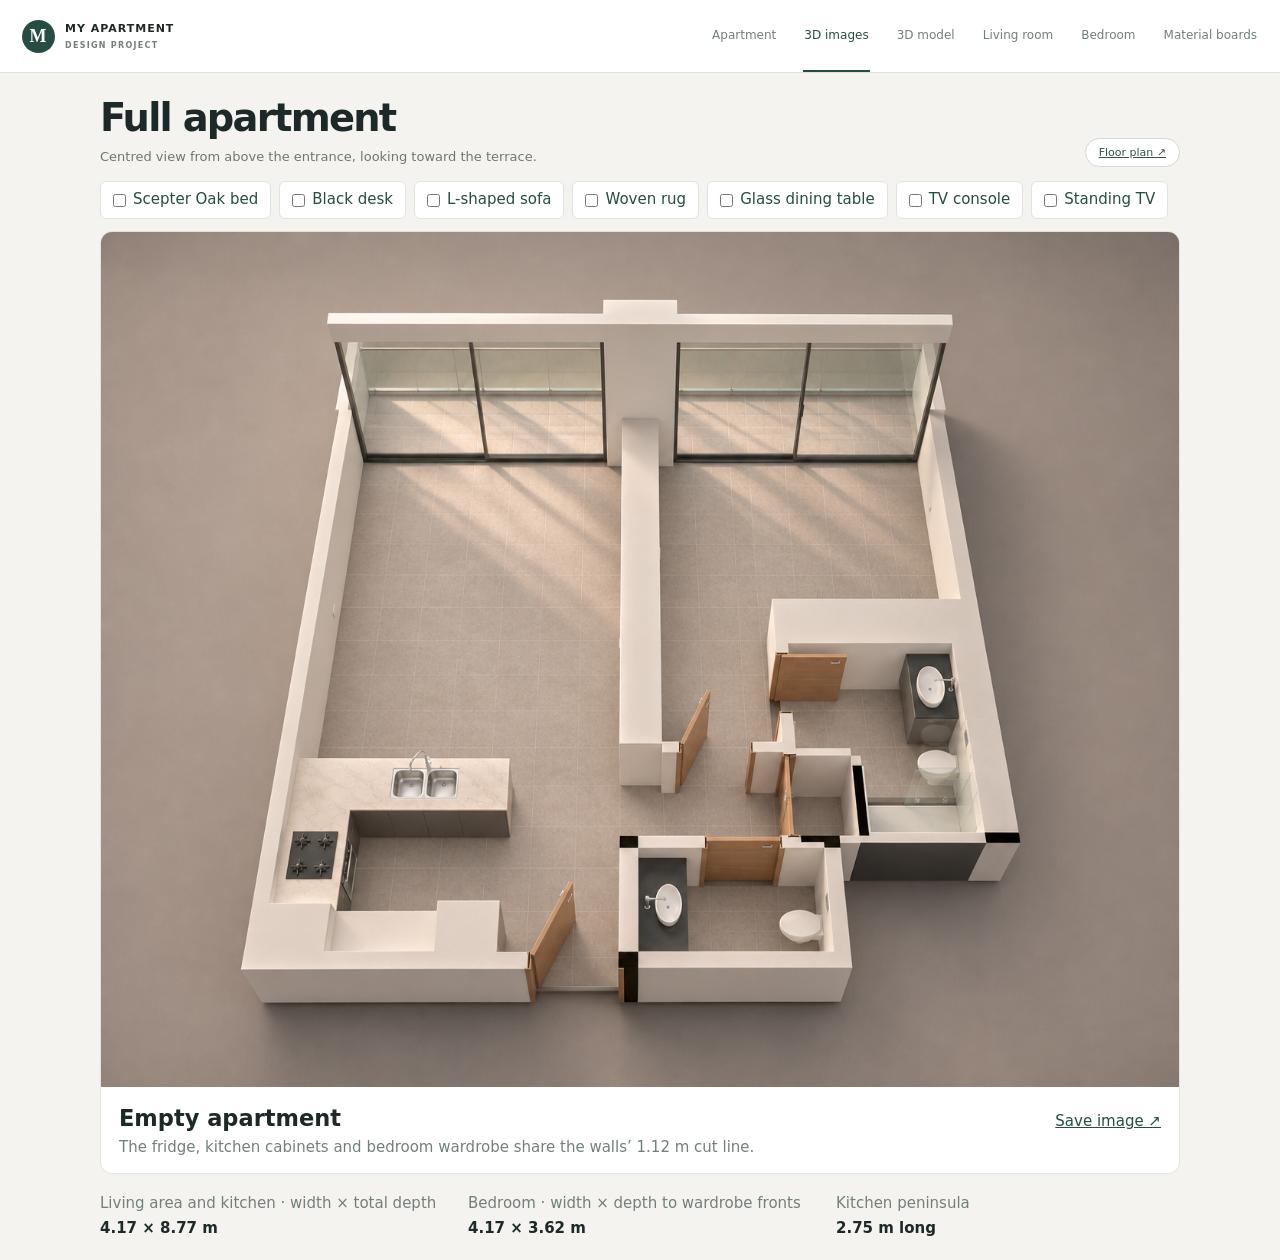
<file: full-apartment.html>
<!doctype html>
<html lang="en">
<head><script src="portable-data.js?v=9b72c8ca6b"></script>
  <meta charset="utf-8">
  <meta name="viewport" content="width=device-width, initial-scale=1">
  <title>Full apartment · My Apartment</title>
  <link rel="stylesheet" href="styles.css?v=f539e3abb2">
  <link rel="stylesheet" href="style-library.css?v=ce25258646">
  <link rel="stylesheet" href="full-apartment.css?v=ad0bcc70bd">
  <script defer src="navigation.js?v=2cf638bc96"></script>
  <script src="full-apartment.js?v=b5a283f4cd" defer></script>
</head>
<body>
  <apartment-navigation></apartment-navigation>
  <main class="library-main full-apartment">
    <section class="library-heading" aria-labelledby="full-apartment-heading">
      <div>
        <h1 id="full-apartment-heading">Full apartment</h1>
        <p>Centred view from above the entrance, looking toward the terrace.</p>
      </div>
      <a class="before-button" href="index.html#plan">Floor plan ↗</a>
    </section>
    <div class="apartment-views">
      <div class="apartment-view-options" role="group" aria-label="Furniture in the image">
        <label><input type="checkbox" value="bed"> Scepter Oak bed</label>
        <label><input type="checkbox" value="desk"> Black desk</label>
        <label><input type="checkbox" value="sofa"> L-shaped sofa</label>
        <label><input type="checkbox" value="rug"> Woven rug</label>
        <label><input type="checkbox" value="table"> Glass dining table</label>
        <label><input type="checkbox" value="console"> TV console</label>
        <label title="The TV stands on the console"><input type="checkbox" value="tv"> Standing TV</label>
      </div>
      <figure class="apartment-cutaway" id="empty-apartment">
        <a id="open-apartment-image" class="apartment-image" href="source/4 - Interior design proposals/full-apartment-empty-03.png" target="_blank" rel="noopener" aria-label="Open full-size apartment image">
          <img loading="lazy" id="apartment-base-image" src="source/4 - Interior design proposals/full-apartment-empty-03.png" width="1408" height="1117" alt="Centred cutaway of the empty apartment with fitted kitchen and wardrobes.">
          <canvas id="apartment-furniture-canvas" width="1408" height="1117" role="img" hidden></canvas>
        </a>
        <figcaption>
          <div>
            <h2 id="apartment-view-title">Empty apartment</h2>
            <p id="apartment-view-details">The fridge, kitchen cabinets and bedroom wardrobe share the walls’ 1.12 m cut line.</p>
          </div>
          <a id="save-apartment-image" href="source/4 - Interior design proposals/full-apartment-empty-03.png" download="full-apartment-empty-03.png">Save image ↗</a>
        </figcaption>
      </figure>
      <template id="furniture-layers">
        <img loading="lazy" data-furniture="rug" data-label="Woven rug" data-size="2.00 × 2.80 m rug" data-bounds=".250 .298 .425 .518" src="source/4 - Interior design proposals/full-apartment-woven-rug-01.png" alt="">
        <img loading="lazy" data-furniture="bed" data-label="Scepter Oak bed" data-size="2.31 × 2.30 m frame" data-bounds=".603 .210 .820 .448" src="source/4 - Interior design proposals/full-apartment-scepter-02.png" alt="">
        <img loading="lazy" data-furniture="desk" data-label="Black desk" data-size="1.00 × 0.60 m desk" data-bounds=".500 .275 .587 .421" src="source/4 - Interior design proposals/full-apartment-black-desk-01.png" alt="">
        <img loading="lazy" data-furniture="sofa" data-label="L-shaped sofa" data-size="3.00 × 2.00 m sofa, 0.12 m from glazing" data-bounds=".188 .221 .382 .524" data-target-bounds="0.19867 0.21052 0.37965 0.46727" data-outline="0.24096,0.22591 0.34883,0.22591 0.36535,0.24372 0.36632,0.29940 0.35951,0.31053 0.30704,0.31499 0.29635,0.43858 0.29052,0.45083 0.22347,0.45306 0.21181,0.43413 0.20889,0.41186 0.23707,0.23816" src="source/4 - Interior design proposals/full-apartment-l-sofa-02.png" alt="">
        <img loading="lazy" data-furniture="table" data-label="Glass dining table" data-size="1.60 × 0.85 m dining table" data-bounds=".247 .480 .419 .616" data-target-bounds=".258 .490 .411 .617" src="source/4 - Interior design proposals/full-apartment-glass-table-01.png" alt="">
        <img loading="lazy" data-furniture="console" data-label="TV console" data-size="2.10 × 0.40 m oak console" data-bounds=".437 .261 .501 .452" data-target-bounds=".445 .265 .499 .443" src="source/4 - Interior design proposals/full-apartment-oak-console-01.png" alt="">
        <img loading="lazy" data-furniture="tv" data-label="Standing TV" data-size="55-inch TV on a tabletop stand" data-bounds=".747 .250 .783 .393" data-target-bounds=".45429 .250 .49029 .393" data-outline="0.46979,0.26413 0.47396,0.26413 0.48333,0.33246 0.48125,0.35480 0.48021,0.37714 0.46458,0.37976 0.46042,0.33640 0.46667,0.32983 0.46250,0.30355" data-dark-cutout src="source/4 - Interior design proposals/full-apartment-standing-tv-01.png" alt="">
      </template>
    </div>
    <dl class="apartment-measurements" aria-label="Key interior measurements in metres">
      <div><dt>Living area and kitchen · width × total depth</dt><dd>4.17 × 8.77 m</dd></div>
      <div><dt>Bedroom · width × depth to wardrobe fronts</dt><dd>4.17 × 3.62 m</dd></div>
      <div><dt>Kitchen peninsula</dt><dd>2.75 m long</dd></div>
    </dl>
  </main>
</body>
</html>
</file>
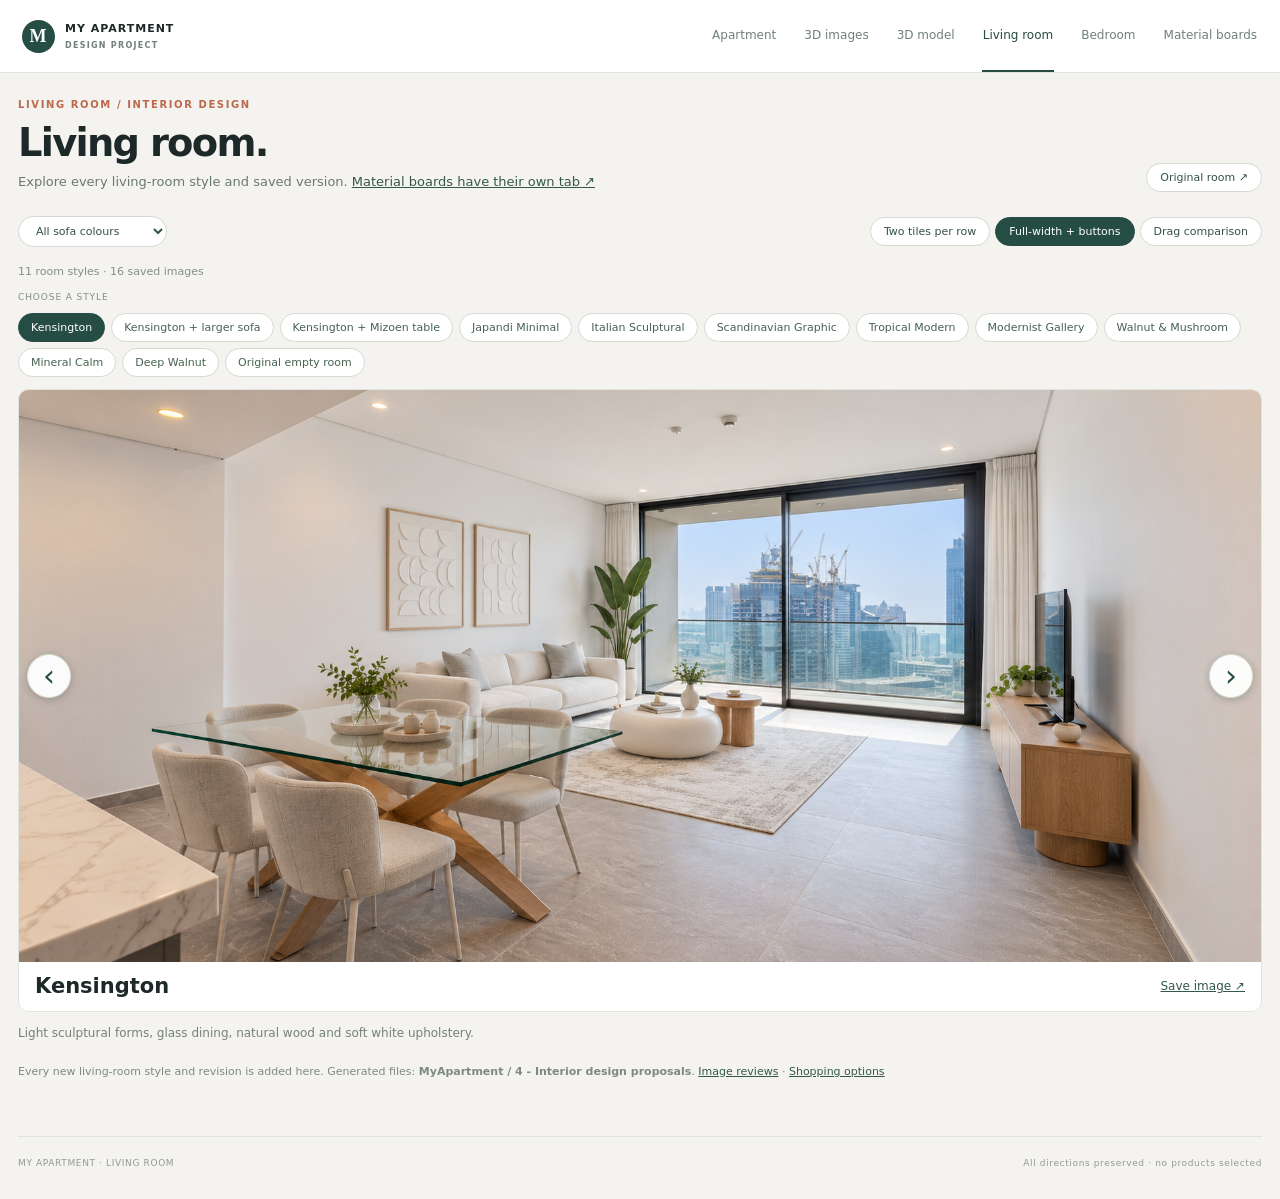
<file: living-room.html>
<!doctype html>
<html lang="en"><head><script src="portable-data.js?v=9b72c8ca6b"></script><meta charset="utf-8"><meta name="viewport" content="width=device-width,initial-scale=1"><title>Interior design · My Apartment</title><link rel="stylesheet" href="styles.css?v=f539e3abb2"><script defer src="navigation.js?v=2cf638bc96"></script></head><body><apartment-navigation></apartment-navigation><main><p>The living-room views are now in <a href="style-explorer.html?view=full">Living room</a>.</p></main>
<script>
const previousViews = {
  green: ['walnut-mushroom', 'livingroom-walnut-mushroom-06.png'],
  walnut: ['walnut-mushroom', 'livingroom-walnut-mushroom-05.png'],
  rollers: ['walnut-mushroom', 'livingroom-walnut-mushroom-05.png'],
  curtains: ['walnut-mushroom', 'livingroom-walnut-mushroom-05.png'],
  favorite: ['walnut-mushroom', 'livingroom-walnut-mushroom-02.png'],
  a: ['walnut-mushroom', 'livingroom-walnut-mushroom-02.png'],
  b: ['mineral-calm', 'livingroom-mineral-calm-02.png'],
  c: ['deep-walnut', 'livingroom-deep-walnut-02.png'],
  before: ['before', 'Livingroom 1.PNG'],
};
const target = new URL('style-explorer.html', location.href);
target.searchParams.set('view', 'full');
const selection = previousViews[location.hash.slice(1)];
if (selection) {
  target.searchParams.set('style', selection[0]);
  target.searchParams.set('variant', selection[1]);
}
location.replace(target.href);
</script></body></html>
</file>
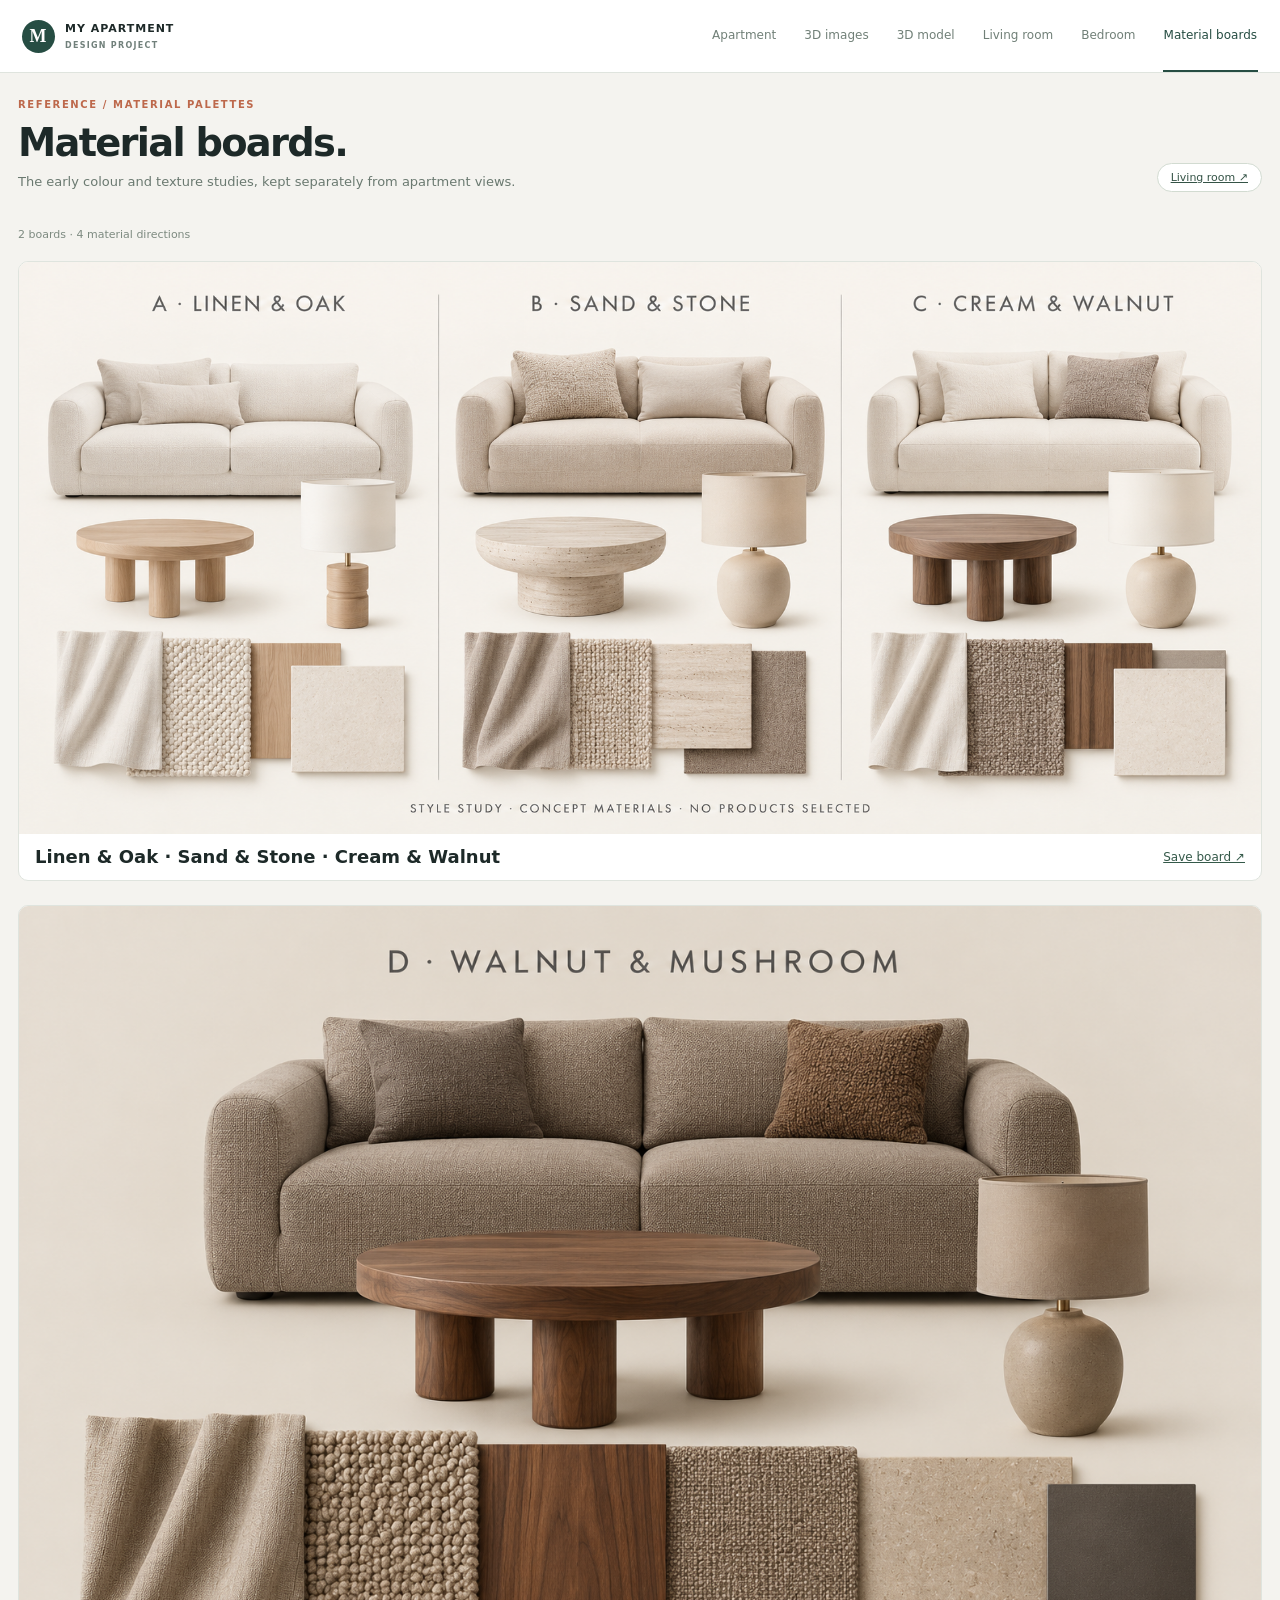
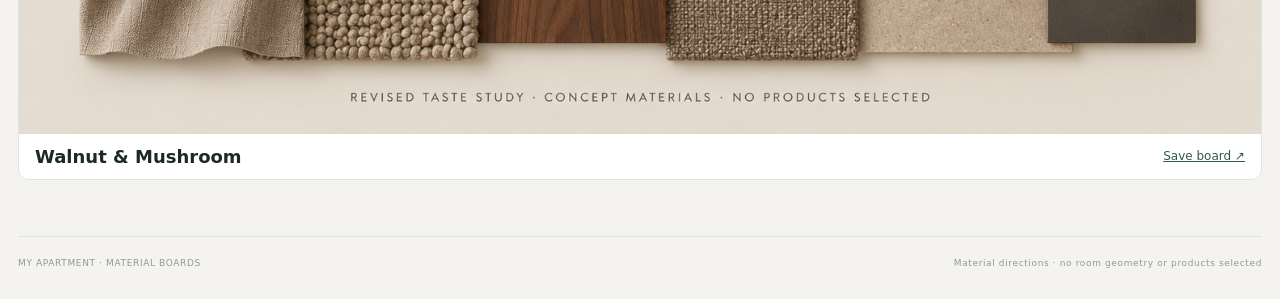
<file: materials.html>
<!doctype html><html lang="en"><head><script src="portable-data.js?v=9b72c8ca6b"></script><meta charset="utf-8"><meta name="viewport" content="width=device-width,initial-scale=1"><title>Material boards · My Apartment</title><link rel="stylesheet" href="styles.css?v=f539e3abb2"><link rel="stylesheet" href="style-library.css?v=ce25258646"><script defer src="navigation.js?v=2cf638bc96"></script><script defer src="materials.js?v=4e5b2fbc6a"></script></head><body><apartment-navigation></apartment-navigation><main class="library-main"><section class="library-heading"><div><p class="kicker">REFERENCE / MATERIAL PALETTES</p><h1>Material boards.</h1><p>The early colour and texture studies, kept separately from apartment views.</p></div><a class="before-button" href="style-explorer.html">Living room ↗</a></section><p id="board-count" class="library-notes"></p><div id="material-boards" class="material-boards"></div><footer><span>MY APARTMENT · MATERIAL BOARDS</span><span>Material directions · no room geometry or products selected</span></footer></main></body></html>
</file>
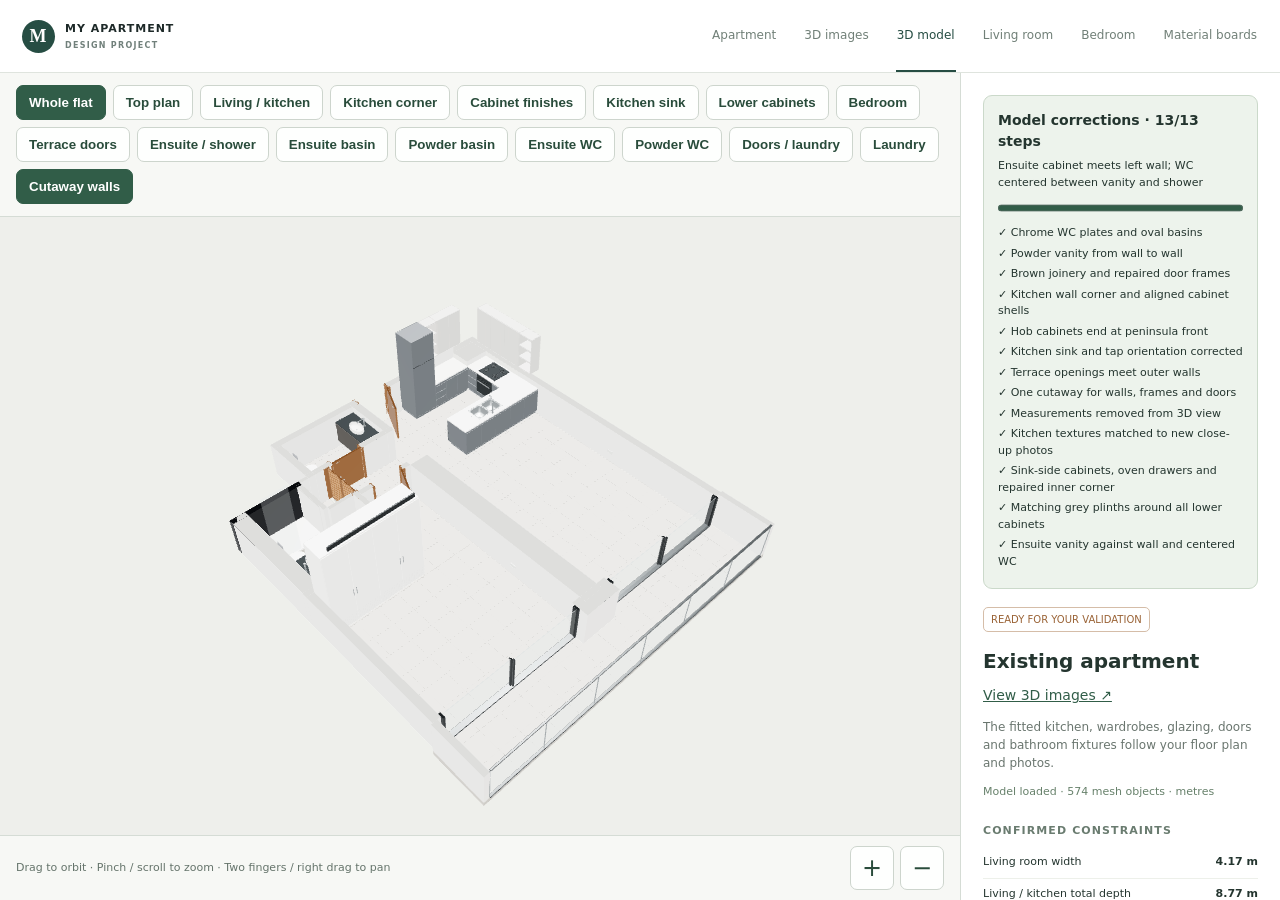
<file: model.html>
<!doctype html><html lang="en"><head><script src="portable-data.js?v=9b72c8ca6b"></script><script defer src="portable-model-data.js?v=09868c6fe7"></script><meta charset="utf-8"><meta name="viewport" content="width=device-width,initial-scale=1"><title>My Apartment · 3D validation</title><style>
*{box-sizing:border-box}body{margin:0;background:#eeefeb;color:#24352f;font:14px/1.5 system-ui,sans-serif}header{height:62px;padding:0 24px;display:flex;align-items:center;justify-content:space-between;background:#fff;border-bottom:1px solid #d5dcd5}a{color:#315d48}header a{text-decoration:none}h1{font-size:16px;margin:0}.layout{display:grid;grid-template-columns:minmax(0,1fr) 320px;height:calc(100dvh - var(--apartment-navigation-height,72px))}.viewer{display:grid;grid-template-rows:auto minmax(0,1fr) auto;min-width:0;min-height:0}.stage{position:relative;min-width:0;min-height:0;overflow:hidden}canvas{display:block;width:100%;height:100%;touch-action:none}.toolbar{display:flex;flex-wrap:wrap;gap:7px;padding:12px 16px;background:#f7f8f5;border-bottom:1px solid #d5dcd5}.toolbar button{border:1px solid #cdd5cd;background:#fffffff0;border-radius:7px;padding:9px 12px;color:#294c3b;cursor:pointer;font-weight:600}.toolbar button.active{background:#315d48;color:#fff;border-color:#315d48}.hint{font-size:11px;color:#65746b}aside{padding:22px;background:white;overflow:auto;border-left:1px solid #d5dcd5}h2{font-size:20px;margin:0 0 9px}h3{font-size:11px;text-transform:uppercase;letter-spacing:.1em;margin:22px 0 8px;color:#6a7c70}p{color:#6a766f;font-size:12px}.badge{display:inline-block;color:#9a6336;border:1px solid #d5bda8;padding:4px 7px;border-radius:5px;font-size:10px;margin-bottom:14px}.row{display:flex;justify-content:space-between;border-bottom:1px solid #edf0ea;padding:7px 0;font-size:11px}.row strong{font-variant-numeric:tabular-nums}details{font-size:11px;margin-top:15px}summary{cursor:pointer;font-weight:600}.links{display:grid;gap:7px;font-size:12px}.thumb{width:100%;margin-top:12px;border:1px solid #dfe4db;border-radius:7px}#loading{position:absolute;inset:0;display:grid;place-items:center;color:#5a7564;pointer-events:none}#error{color:#943e28}.status{font-size:11px;color:#67816b}@media(max-width:850px){.layout{display:block;height:auto}.stage{height:68vh;min-height:460px}aside{border-left:0;border-top:1px solid #d5dcd5}header{padding:0 15px}header h1{font-size:13px}.toolbar{padding:12px}.toolbar button{padding:8px;font-size:11px}}
.viewer-footer{display:flex;align-items:center;justify-content:space-between;gap:12px;padding:10px 16px;background:#f7f8f5;border-top:1px solid #d5dcd5}.zoom-controls{display:flex;gap:6px;flex-shrink:0}.zoom-controls button{width:44px;height:44px;padding:0;border:1px solid #cdd5cd;border-radius:7px;background:#fffffff0;color:#294c3b;font:24px system-ui;cursor:pointer}.zoom-controls button:focus-visible{outline:2px solid #315d48;outline-offset:3px}

</style><script defer src="navigation.js?v=2cf638bc96"></script></head><body>
<apartment-navigation></apartment-navigation><div class="layout"><div class="viewer"><div class="toolbar" role="group" aria-label="Model views"><button data-view="whole" class="active">Whole flat</button><button data-view="plan">Top plan</button><button data-view="living">Living / kitchen</button><button data-view="kitchen-corner">Kitchen corner</button><button data-view="cabinet-textures">Cabinet finishes</button><button data-view="kitchen-sink">Kitchen sink</button><button data-view="lower-cabinets">Lower cabinets</button><button data-view="bedroom">Bedroom</button><button data-view="terrace">Terrace doors</button><button data-view="shower">Ensuite / shower</button><button data-view="ensuite-sink">Ensuite basin</button><button data-view="powder-sink">Powder basin</button><button data-view="ensuite-wc">Ensuite WC</button><button data-view="powder-wc">Powder WC</button><button data-view="corridor">Doors / laundry</button><button data-view="laundry">Laundry</button><button id="cutaway" class="active" aria-pressed="true" title="Cut walls, door frames and doors at the same height">Cutaway walls</button></div><div class="stage" id="stage"><div id="loading">Loading apartment model…</div></div>
<div class="viewer-footer"><div class="hint">Drag to orbit · Pinch / scroll to zoom · Two fingers / right drag to pan</div><div class="zoom-controls" role="group" aria-label="Model zoom"><button id="zoom-in" aria-label="Zoom in" title="Zoom in">+</button><button id="zoom-out" aria-label="Zoom out" title="Zoom out">−</button></div></div></div>
<aside><div id="revision-progress" style="background:#edf3ec;border:1px solid #cbd9ca;border-radius:9px;padding:14px;margin-bottom:18px"><strong id="progress-title">Current model corrections</strong><div id="progress-message" style="font-size:11px;margin:6px 0">Loading checklist…</div><progress id="progress-bar" max="8" value="4" style="width:100%;accent-color:#315d48"></progress><div id="progress-tasks" style="font-size:11px;margin-top:7px"></div></div><span class="badge">READY FOR YOUR VALIDATION</span><h2>Existing apartment</h2><a href="full-apartment.html">View 3D images ↗</a><p>The fitted kitchen, wardrobes, glazing, doors and bathroom fixtures follow your floor plan and photos.</p><div class="status" id="model-status">Loading…</div><div id="error"></div><h3>Confirmed constraints</h3><div class="row"><span>Living room width</span><strong>4.17 m</strong></div><div class="row"><span>Living / kitchen total depth</span><strong>8.77 m</strong></div><div class="row"><span>Living room ceiling</span><strong>3.00 m</strong></div><div class="row"><span>Peninsula length</span><strong>2.75 m</strong></div><div class="row"><span>Kitchen worktop height</span><strong>0.90 m</strong></div><div class="row"><span>Bedroom width</span><strong>4.17 m</strong></div><div class="row"><span>Glass to wardrobe doors</span><strong>3.62 m</strong></div><div class="row"><span>Terrace</span><strong>9.40 × 1.50 m</strong></div><details><summary>Estimated parts to validate</summary><p>Wall thicknesses and unlabelled offsets; wardrobe depth 0.60 m and height 2.65 m; glazing height 2.65 m; kitchen bulkhead 2.65 m; door height 2.40 m; balcony rail 1.10 m; tile grid 0.60 m. Cabinet divisions, bathroom positions and fixtures are interpretations.</p></details><h3>Review against source</h3><div class="links"><a href="source/1%20-%20Floorplan/Floorplan%20without%20furniture.png" target="_blank">Your unfurnished plan ↗</a><a href="outputs/model/apartment-existing.glb" download>Download 3D model (.glb)</a><a href="outputs/model/measurement-check.json" target="_blank">Measurement record ↗</a></div><div class="links"><a href="outputs/model/ensuite.png" target="_blank">Corrected ensuite layout ↗</a><a href="outputs/model/powder-sink.png" target="_blank">Corrected powder-room basin ↗</a><a href="outputs/model/wc-chrome.png" target="_blank">Chrome WC flush plate ↗</a><a href="outputs/model/corridor.png" target="_blank">Updated corridor / laundry view ↗</a><a href="outputs/model/kitchen-overview.png" target="_blank">Corrected kitchen corner ↗</a><a href="outputs/model/lower-cabinets.png" target="_blank">Sink-side cabinets and repaired inner corner ↗</a><a href="outputs/model/kitchen-sink.png" target="_blank">Corrected kitchen sink ↗</a><a href="outputs/model/living-terrace.png" target="_blank">Living-room terrace opening ↗</a><a href="outputs/model/bedroom-terrace.png" target="_blank">Bedroom terrace opening ↗</a></div></aside></div><script defer src="model-viewer.js?v=f72e638047"></script><script>async function pollProgress(){try{const d=await fetch("model-progress.json",{cache:"no-store"}).then(r=>r.json());const n=d.tasks.filter(t=>t.status==="complete").length;document.getElementById("progress-title").textContent=`Model corrections · ${n}/${d.tasks.length} steps`;document.getElementById("progress-message").textContent=d.message;const p=document.getElementById("progress-bar");p.max=d.tasks.length;p.value=n;document.getElementById("progress-tasks").innerHTML=d.tasks.map(t=>`<div style="margin:4px 0">${t.status==="complete"?"✓":t.status==="in_progress"?"◉":"○"} ${t.label}</div>`).join("")}catch(e){}}pollProgress();setInterval(pollProgress,3000);</script></body></html>
</file>
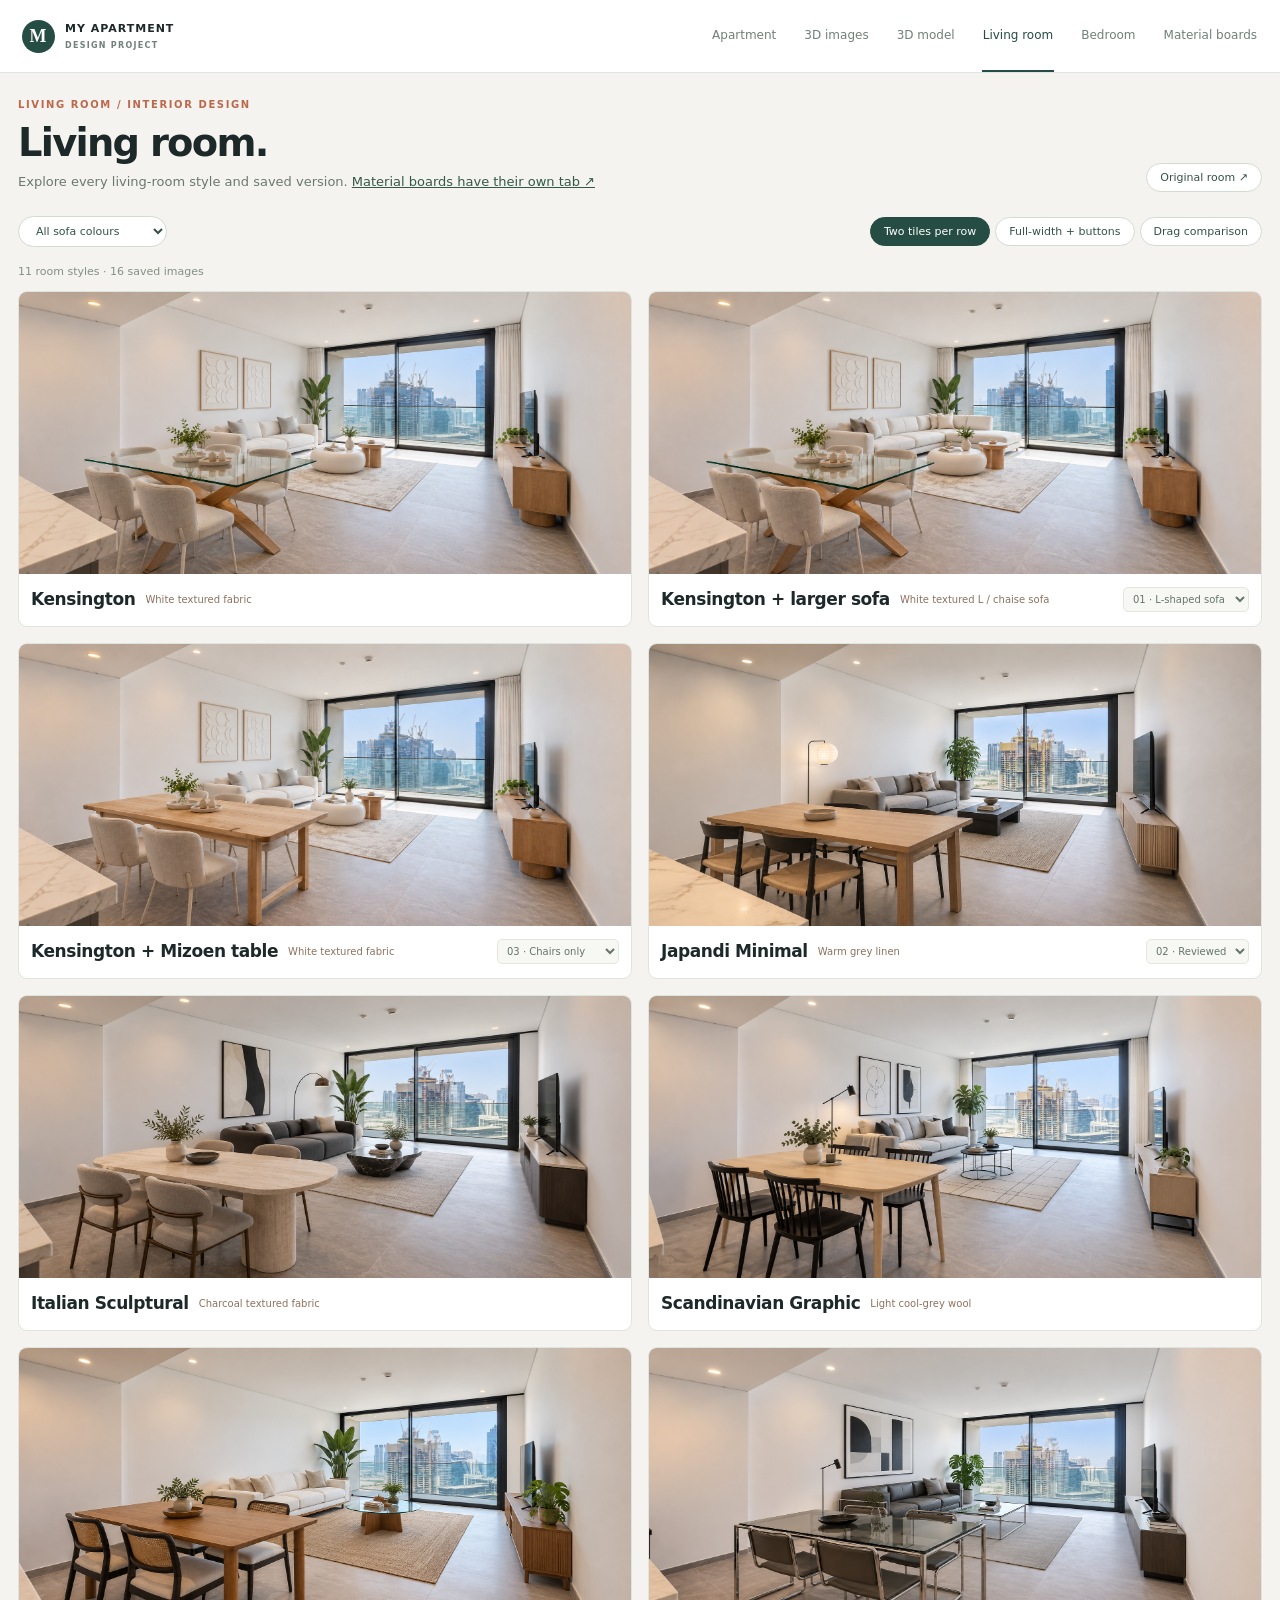
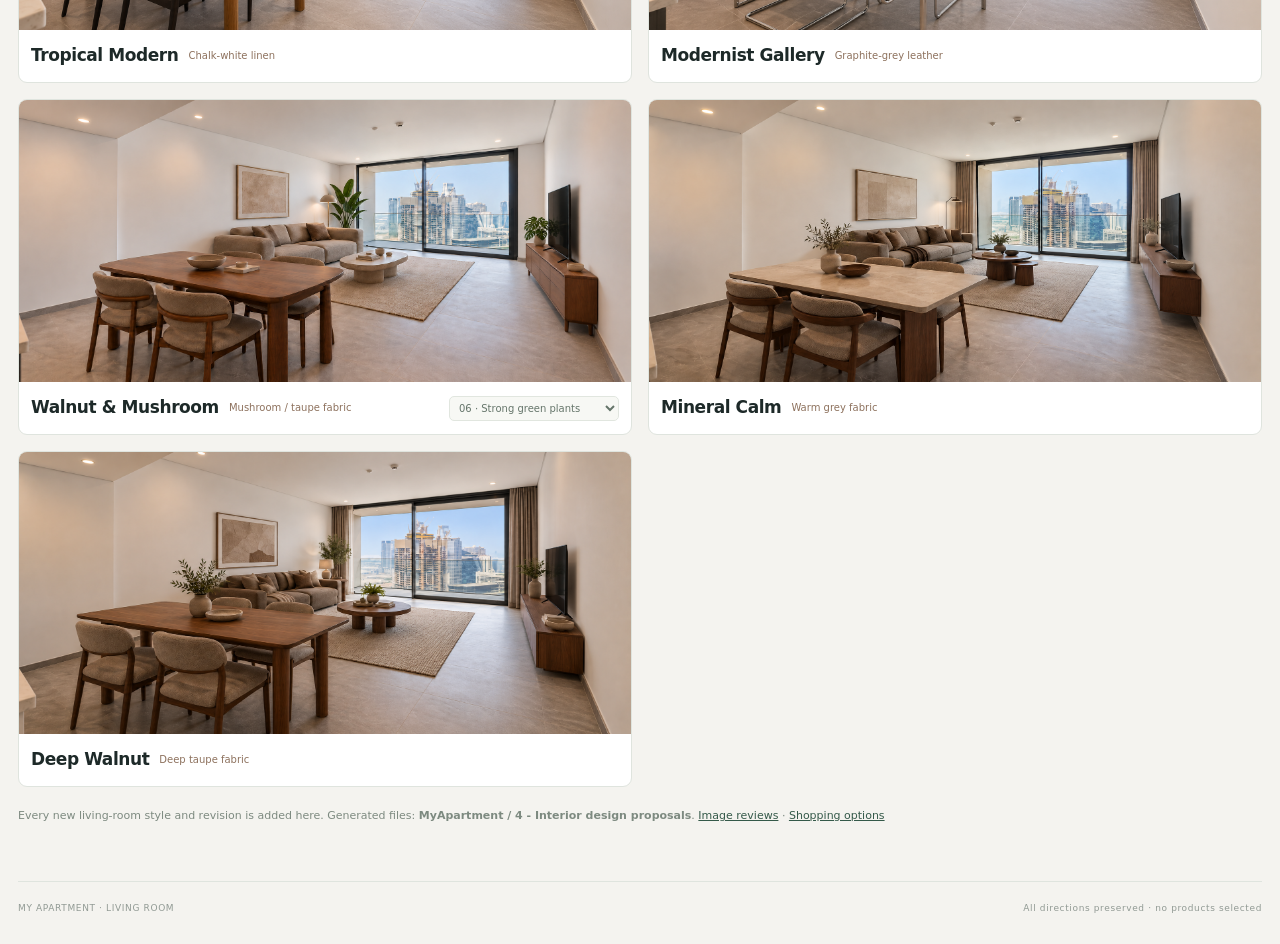
<file: style-explorer.html>
<!doctype html>
<html lang="en"><head><script src="portable-data.js?v=9b72c8ca6b"></script><meta charset="utf-8"><meta name="viewport" content="width=device-width,initial-scale=1"><title>Living room · My Apartment</title><link rel="stylesheet" href="styles.css?v=f539e3abb2"><link rel="stylesheet" href="style-library.css?v=ce25258646"><script defer src="navigation.js?v=2cf638bc96"></script><script defer src="style-library.js?v=0ae0b544cd"></script></head>
<body data-design-area="Living room"><apartment-navigation></apartment-navigation>
<main class="library-main">
<section class="library-heading"><div><p class="kicker">LIVING ROOM / INTERIOR DESIGN</p><h1>Living room.</h1><p>Explore every living-room style and saved version. <a href="materials.html">Material boards have their own tab ↗</a></p></div><button class="before-button" id="before-button">Original room ↗</button></section>
<div class="library-tools"><select id="sofa-colour" aria-label="Sofa colour"><option value="all">All sofa colours</option><option value="white">White</option><option value="grey">Grey</option><option value="mushroom">Mushroom / taupe</option></select><div class="layout-tools" role="group" aria-label="Visualization"><button data-view="tiles" aria-pressed="true">Two tiles per row</button><button data-view="full" aria-pressed="false">Full-width + buttons</button><button data-view="compare" aria-pressed="false">Drag comparison</button></div></div>
<p id="library-count" aria-live="polite">Loading styles…</p>
<section id="fullwidth-view" aria-label="Full-width style viewer" hidden>
<div class="viewer-choice-heading"><span>CHOOSE A STYLE</span></div>
<div class="choice-list" id="style-selector" role="group" aria-label="Choose style"></div>
<div class="version-row" id="full-version-row"><span>VERSION</span><div class="choice-list" id="version-selector" role="group" aria-label="Choose version"></div></div>
<figure class="fullwidth-frame"><div class="image-navigation"><button id="previous-style" class="image-step image-step-previous" aria-label="Previous style" aria-controls="viewer-image">‹</button><a id="viewer-full-image" target="_blank" rel="noopener"><img loading="lazy" id="viewer-image" alt=""></a><button id="next-style" class="image-step image-step-next" aria-label="Next style" aria-controls="viewer-image">›</button></div><figcaption><h2 id="viewer-title"></h2><a id="viewer-download" download>Save image ↗</a></figcaption></figure><p id="viewer-description" class="viewer-description" aria-live="polite"></p>
</section>
<section id="comparison-view" aria-label="Draggable image comparison" hidden>
<div class="comparison-selectors"><button data-side="left" aria-pressed="true"><span>LEFT IMAGE</span><strong id="left-image-name"></strong></button><button data-side="right" aria-pressed="false"><span>RIGHT IMAGE</span><strong id="right-image-name"></strong></button><button id="swap-images" aria-label="Swap comparison images">⇄ Swap</button></div>
<p id="compare-choice-label" class="viewer-choice-heading">CHOOSE THE LEFT IMAGE</p>
<div class="choice-list" id="compare-style-selector" role="group" aria-label="Choose comparison image"></div>
<div class="version-row" id="compare-version-row"><span>VERSION</span><div class="choice-list" id="compare-version-selector" role="group" aria-label="Choose comparison version"></div></div>
<div class="compare-stage" id="compare-stage" style="--reveal:50%"><img loading="lazy" id="compare-right-image" class="compare-image" alt=""><div class="compare-left"><img loading="lazy" id="compare-left-image" class="compare-image" alt=""></div><span class="compare-label label-left" id="compare-left-label"></span><span class="compare-label label-right" id="compare-right-label"></span><div class="compare-handle" aria-hidden="true"><span>↔</span></div><input id="compare-reveal" type="range" min="0" max="100" value="50" aria-label="Reveal left image"></div>
<div class="compare-foot"><span>Drag the divider left or right. Arrow keys also work.</span><output id="compare-position" for="compare-reveal">50% left · 50% right</output></div><p class="viewer-description">Generated concepts can vary slightly in perspective.</p>
</section>
<section id="tile-view" aria-label="Style tiles"><div class="room-grid" id="room-styles"></div></section><p class="empty-library" id="empty-library" hidden>No styles match this filter.</p>
<p class="library-notes">Every new living-room style and revision is added here. Generated files: <b>MyApartment / 4 - Interior design proposals</b>. <a href="outputs/living-room-styles-v01/review.md">Image reviews</a> · <a href="outputs/living-room-styles-v01/shopping-options.csv">Shopping options</a></p>
<footer><span>MY APARTMENT · LIVING ROOM</span><span>All directions preserved · no products selected</span></footer></main></body></html>
</file>
<file: styles.css>
:root{--ink:#1d2928;--muted:#71807b;--line:#dfe4de;--paper:#f4f3ef;--card:#fff;--green:#264d43;--sage:#d9e7de;--orange:#bd684b;--shadow:0 12px 35px rgba(26,42,37,.06)}*{box-sizing:border-box}html{scroll-behavior:smooth}body{margin:0;background:var(--paper);color:var(--ink);font:15px/1.55 'DM Sans',system-ui,sans-serif}.topbar{height:76px;background:#fff;border-bottom:1px solid var(--line);display:flex;align-items:center;justify-content:space-between;padding:0 max(28px,calc((100vw - 1320px)/2));position:sticky;top:0;z-index:10}.brand{display:flex;align-items:center;gap:11px;text-decoration:none;color:var(--ink);font-size:12px;letter-spacing:.09em;font-weight:700}.brand small{display:block;color:var(--muted);font-size:9px;letter-spacing:.17em;margin-top:2px}.brand-mark{width:34px;height:34px;border-radius:50%;display:grid;place-items:center;background:var(--green);color:#fff;font:700 18px Manrope}.topbar nav{height:100%;display:flex;gap:32px}.topbar nav a{height:100%;display:flex;align-items:center;text-decoration:none;color:#73807a;font-size:13px;border-bottom:2px solid transparent}.topbar nav a:hover,.topbar nav a.active{color:var(--ink);border-color:var(--green)}.phase,.tag{font-size:9px;letter-spacing:.12em;color:#61716a;font-weight:700}.phase{color:#738b78}.phase:first-letter{color:#88a78d}main{width:min(1320px,calc(100% - 52px));margin:auto}.hero{padding:62px 0 48px;display:flex;justify-content:space-between;align-items:flex-end;gap:30px}.kicker{font-size:10px;letter-spacing:.16em;font-weight:700;color:var(--orange);margin:0 0 9px}.hero h1{font:800 clamp(40px,5.6vw,72px)/1.04 Manrope,sans-serif;letter-spacing:-.055em;margin:0}.intro{max-width:530px;color:#66756f;font-size:16px;margin:20px 0 0}.hero-card{background:#fff;box-shadow:var(--shadow);border:1px solid var(--line);border-radius:12px;padding:19px 21px;display:flex;align-items:center;gap:16px;min-width:340px}.hero-number{font:600 31px Manrope;color:#b9c7be}.hero-card div{display:flex;flex-direction:column}.hero-card b{font-size:11px;color:#75817a;font-weight:500}.hero-card strong{font:700 16px Manrope}.hero-card small{font-size:11px;color:#78827e;margin-top:2px}.hero-card .tag{margin-left:auto;background:#ecf2ec;border-radius:20px;padding:6px 9px}.workspace-grid{display:grid;grid-template-columns:minmax(0,1fr) 340px;gap:18px;align-items:stretch}.panel{background:var(--card);border:1px solid var(--line);border-radius:12px;box-shadow:var(--shadow)}.plan-panel{overflow:hidden}.panel-head{padding:23px 24px 18px;display:flex;justify-content:space-between;align-items:center;border-bottom:1px solid #edf0ec}.panel-head h2,.section-head h2,.project-strip h2,.room-panel h2{font:700 22px Manrope;letter-spacing:-.035em;margin:0}.panel-head .kicker{margin-bottom:5px}.plan-tools{display:flex;gap:5px;background:#f1f3ef;border-radius:8px;padding:4px}.tool{border:0;background:transparent;border-radius:6px;padding:7px 11px;color:#697771;font:600 11px 'DM Sans';cursor:pointer}.tool.active{background:#fff;color:var(--ink);box-shadow:0 1px 4px #1d29281a}.plan-stage{padding:18px 18px 12px;background:#f8f9f6}.plan-wrap{position:relative;background:#fff;border:1px solid var(--line);border-radius:8px;overflow:hidden}.source-plan{display:block;width:100%;height:auto}.hotspots{position:absolute;inset:0;width:100%;height:100%;overflow:visible}.hotspot{fill:rgba(88,130,107,.07);stroke:transparent;stroke-width:6;cursor:pointer;transition:fill .16s,stroke .16s}.hotspot:hover{fill:rgba(88,130,107,.2);stroke:#47705a}.hotspot.selected{fill:rgba(86,138,103,.23);stroke:#47705a}.fixed-zone{fill:rgba(189,104,75,.19);stroke:#bd684b;stroke-width:4;stroke-dasharray:14 8;opacity:0;pointer-events:none;transition:opacity .16s}.fixed-mode .fixed-zone{opacity:1}.fixed-mode .hotspot{fill:rgba(70,83,78,.02)}.fixed-mode .hotspot:hover,.fixed-mode .hotspot.selected{fill:rgba(70,83,78,.08)}.plan-key{display:flex;gap:22px;flex-wrap:wrap;padding:13px 3px 1px;color:#6a7973;font-size:10px}.plan-key span{display:flex;align-items:center;gap:7px}.swatch{width:11px;height:11px;border-radius:3px;display:inline-block}.room-swatch{background:#c6d9cc}.fixed-swatch{border:1px dashed var(--orange);background:#f2dfd7}.plan-foot{display:flex;justify-content:space-between;border-top:1px solid #edf0ec;padding:12px 22px;color:#8a948f;font-size:10px}.room-panel{padding:23px 22px;display:flex;flex-direction:column;min-height:490px}.room-top{display:flex;justify-content:space-between;align-items:center}.room-top .kicker{margin:0}.room-status{font-size:9px;color:#66816e;letter-spacing:.12em;font-weight:700}.room-panel h2{font-size:27px;margin:15px 0 8px}.room-summary{color:#6e7b75;font-size:13px;margin:0 0 20px}.stat-block{border-top:1px solid var(--line);padding:15px 0}.label{display:block;color:#87918c;font-size:9px;letter-spacing:.15em;font-weight:700;margin-bottom:10px}.dimension-list{display:flex;flex-wrap:wrap;gap:7px}.dimension-list span{font:600 12px Manrope;background:#edf2ed;color:#385548;padding:6px 9px;border-radius:5px}.micro{font-size:10px;color:#8b9690;margin:9px 0 0}.fixed-list{display:grid;gap:8px}.fixed-list span{font-size:12px;display:flex;align-items:flex-start;gap:8px}.fixed-list span:before{content:'✓';color:#698676;font-weight:700}.text-link{margin-top:auto;padding-top:14px;border-top:1px solid var(--line);text-decoration:none;color:var(--green);font-size:12px;font-weight:700;display:flex;justify-content:space-between}.project-strip{margin-top:46px;background:#e6ece6;border-radius:12px;padding:28px 32px;display:grid;grid-template-columns:.8fr 1.2fr;gap:38px;align-items:center}.project-strip h2{font-size:24px}.project-strip p:not(.kicker){font-size:13px;color:#6c7a73;max-width:430px;margin:10px 0 0}.steps{display:grid;grid-template-columns:1fr 1fr;gap:18px 22px}.step{display:flex;align-items:center;gap:11px}.step>span{height:29px;width:29px;border-radius:50%;border:1px solid #d0d9d1;display:grid;place-items:center;color:#9ba69e;font-size:10px}.step.done>span{background:var(--green);color:#fff;border-color:var(--green)}.step.current>span{background:#fff;color:var(--green);border:1px solid #89a38f}.step div{display:flex;flex-direction:column}.step b{font-size:11px}.step small{font-size:10px;color:#7c8982}.section{padding-top:58px}.section-head{display:flex;justify-content:space-between;align-items:flex-end;margin-bottom:18px}.section-head h2{font-size:27px}.filter-label{font-size:9px;color:#839089;letter-spacing:.12em;font-weight:700;display:flex;align-items:center;gap:10px}.filter-label select{border:1px solid var(--line);border-radius:6px;background:#fff;color:#36443e;padding:9px 30px 9px 11px;font:500 11px 'DM Sans'}.photo-grid{display:grid;grid-template-columns:repeat(4,1fr);gap:13px}.photo-card{margin:0;background:#fff;border:1px solid var(--line);border-radius:9px;overflow:hidden}.photo-card img{display:block;width:100%;aspect-ratio:1.42;object-fit:cover;background:#e7eae6}.photo-card figcaption{padding:11px 12px;display:flex;justify-content:space-between;align-items:center;gap:7px}.photo-card figcaption span{font-size:11px;color:#55645d}.photo-card figcaption b{font-size:9px;color:#9aa49e;font-weight:500}.empty-state{padding:24px;color:#87928b}.brief-grid{padding-top:60px}.brief-grid .section-head{align-items:center}.tag.outline{background:transparent;border:1px solid #cfd7cf;padding:7px 10px;border-radius:20px}.brief-cards{display:grid;grid-template-columns:repeat(4,1fr);gap:12px}.brief-cards article{background:#fff;border:1px solid var(--line);border-radius:9px;padding:17px 18px;min-height:153px}.brief-cards article>span{display:block;color:#bf765c;font:700 10px Manrope;margin-bottom:18px}.brief-cards b{font:700 14px Manrope}.brief-cards p{font-size:11px;color:#78837d;margin:7px 0 0}footer{margin-top:56px;padding:20px 0 28px;border-top:1px solid var(--line);display:flex;justify-content:space-between;color:#919a94;font-size:9px;letter-spacing:.07em}
@media(max-width:900px){.workspace-grid{grid-template-columns:1fr}.room-panel{min-height:unset}.room-panel .text-link{margin-top:12px}.hero{align-items:flex-start;flex-direction:column}.hero-card{width:100%;min-width:0}.project-strip{grid-template-columns:1fr}.photo-grid{grid-template-columns:repeat(2,1fr)}.brief-cards{grid-template-columns:repeat(2,1fr)}}
@media(max-width:580px){.topbar{height:auto;min-height:64px;padding:10px 16px;flex-wrap:wrap;gap:6px}.topbar nav{order:3;width:100%;height:37px;gap:20px;overflow:auto}.topbar nav a{font-size:11px;white-space:nowrap}.phase{font-size:8px}main{width:calc(100% - 28px)}.hero{padding:38px 0 28px}.hero-card{padding:14px}.hero-card .tag{font-size:8px}.panel-head{padding:17px 14px;align-items:flex-start;gap:10px;flex-direction:column}.plan-tools{align-self:flex-start}.plan-stage{padding:10px}.plan-foot{padding:10px 12px;gap:8px;flex-direction:column}.plan-key{gap:10px}.room-panel{padding:19px 16px}.project-strip{padding:22px 18px}.steps{grid-template-columns:1fr;gap:13px}.section{padding-top:43px}.section-head{align-items:flex-start;gap:12px;flex-direction:column}.photo-grid{grid-template-columns:1fr 1fr;gap:8px}.photo-card figcaption{align-items:flex-start;flex-direction:column;gap:1px;padding:8px}.photo-card figcaption span{font-size:10px}.brief-cards{grid-template-columns:1fr 1fr;gap:8px}.brief-cards article{padding:13px;min-height:155px}.brief-cards article>span{margin-bottom:14px}footer{flex-direction:column;gap:6px}}

.style-intro{max-width:850px;color:#6e7b75;font-size:14px}.style-board{display:block;width:100%;height:auto;border:1px solid var(--line);border-radius:10px;margin:20px 0}.brief-grid .micro a{color:var(--green)}

html{scroll-padding-top:calc(var(--apartment-navigation-height,72px) + 16px)}
apartment-navigation{display:block;min-height:72px}

.apartment-section-links{display:flex;flex-wrap:wrap;gap:8px;margin:0 0 20px}
.apartment-section-links a{border:1px solid #d2dbd1;border-radius:22px;padding:7px 13px;background:#fff;color:#345346;text-decoration:none;font-size:12px}

#references .photo-card img{object-fit:contain;aspect-ratio:1.85}
#references .photo-card figcaption{align-items:flex-start;flex-direction:column;gap:3px}
#references .photo-card figcaption span{font-size:12px;font-weight:600}
#references .photo-card figcaption b{font-size:10px}
#photo-count{margin:0 0 12px}
</file>
<file: style-library.css>
.library-main{width:min(1800px,calc(100% - 36px));margin:auto}
.library-heading{display:flex;justify-content:space-between;align-items:flex-end;gap:20px;padding:24px 0 14px}
.library-heading h1{font-size:clamp(28px,3vw,43px);line-height:1.1;letter-spacing:-.045em;margin:0 0 8px}
.library-heading p:not(.kicker){margin:0;color:#6a7970;font-size:13px;max-width:850px}
.library-tools{display:flex;gap:8px;align-items:center;flex-wrap:wrap;padding:10px 0 16px}
.library-tools button,.library-tools select,.before-button{border:1px solid #d2dbd1;background:#fff;color:#345346;border-radius:22px;padding:7px 13px;font:500 11px system-ui,sans-serif;cursor:pointer}
.library-tools button[aria-pressed=true]{background:#264d43;color:#fff;border-color:#264d43}
.library-tools .layout-tools{display:flex;gap:5px;margin-left:auto}
#library-count{font-size:11px;color:#839085;margin:0 0 11px}
.library-section-title{font-size:14px;margin:12px 0 10px;color:#607368;font-weight:600}
.room-grid,.material-grid{display:grid;grid-template-columns:repeat(2,minmax(0,1fr));gap:16px}
.material-grid{grid-template-columns:repeat(2,minmax(0,1fr))}
.style-card{min-width:0;background:#fff;border:1px solid #dfe4de;border-radius:9px;overflow:hidden}
.style-image{display:block;width:100%;padding:0;border:0;background:#e8ebe5;cursor:zoom-in;overflow:hidden}
.style-image img{display:block;width:100%;height:auto;aspect-ratio:2.17;object-fit:contain}
.style-image.material-crop{aspect-ratio:616/851}
.material-crop img{width:300%;max-width:none;aspect-ratio:auto;height:auto;transform:translateX(var(--crop-offset,0%))}
.card-caption{display:flex;align-items:center;gap:10px;padding:9px 12px;min-height:52px;flex-wrap:wrap}
.card-caption h3{font-size:17px;line-height:1.15;letter-spacing:-.025em;font-weight:650;margin:0}
.card-caption .sofa-tag{font-size:10px;color:#8d715d;white-space:nowrap}
.card-caption select{max-width:245px;min-width:100px;margin-left:auto;border:1px solid #e1e6df;background:#f7f8f4;color:#65756a;border-radius:5px;font:10px system-ui,sans-serif;padding:5px}
.card-caption .material-tag{margin-left:auto;color:#829083;font-size:10px}
.library-notes{font-size:11px;color:#7d8a80;line-height:1.6;margin-top:20px}
.library-notes a{color:#345949}
.library-section[hidden]{display:none}
.empty-library{font-size:13px;color:#78897d;padding:22px 0}
.library-main [hidden]{display:none!important}
.viewer-controls{display:flex;align-items:flex-end;gap:12px;margin:0 0 14px;flex-wrap:wrap}
.viewer-controls label{display:flex;flex-direction:column;gap:5px;font-size:9px;letter-spacing:.1em;color:#7b8c7d}
.viewer-controls select{max-width:360px;min-width:230px;padding:9px 30px 9px 11px;background:#fff;border:1px solid #d6ded3;border-radius:7px;color:#345346;font:12px system-ui,sans-serif;letter-spacing:0}
.fullwidth-frame{margin:0;background:white;border:1px solid #dfe4de;border-radius:10px;overflow:hidden}
.fullwidth-frame img{display:block;width:100%;height:auto}
.image-navigation{position:relative}
.image-step{position:absolute;top:50%;transform:translateY(-50%);z-index:1;display:grid;place-items:center;width:44px;height:44px;padding:0;border:1px solid #d6ded3;border-radius:50%;background:#fffffff2;color:#264d43;box-shadow:0 2px 8px #0003;font:30px/1 system-ui,sans-serif;cursor:pointer;touch-action:manipulation}
.image-step-previous{left:8px}.image-step-next{right:8px}
.image-step:hover{background:#fff}
.image-step:focus-visible{outline:2px solid #264d43;outline-offset:3px}
#viewer-full-image{display:block}
#viewer-image{user-select:none;-webkit-user-drag:none}
.fullwidth-frame figcaption{display:flex;justify-content:space-between;align-items:center;gap:15px;padding:12px 16px}
.fullwidth-frame h2{font-size:21px;line-height:1.2;margin:0}
.fullwidth-frame a{color:#345949;font-size:12px}
.viewer-description{color:#748274;font-size:12px;margin:12px 0 0;max-width:1100px}
.library-heading p a{color:#345949}
.choice-list{display:flex;flex-wrap:wrap;gap:6px;margin:0 0 12px}
.choice-button{border:1px solid #d2dbd1;border-radius:20px;background:white;color:#466251;padding:7px 12px;font:11px system-ui,sans-serif;cursor:pointer}
.choice-button[aria-pressed=true]{background:#264d43;color:white;border-color:#264d43}
.viewer-choice-heading{display:flex;align-items:center;justify-content:space-between;color:#829181;font-size:9px;letter-spacing:.1em;margin:0 0 8px}
.version-row{display:flex;align-items:center;gap:10px;margin:0 0 12px}
.version-row>span{font-size:9px;color:#8b9788;letter-spacing:.1em}
.version-row .choice-list{margin:0}
.version-row .choice-button{font-size:10px;padding:5px 10px}
.comparison-selectors{display:flex;gap:8px;margin:0 0 12px}
.comparison-selectors button{flex:1;min-width:0;text-align:left;border:1px solid #d5dfd2;border-radius:7px;padding:9px 12px;background:white;color:#5c745e;cursor:pointer}
.comparison-selectors button[aria-pressed=true]{border-color:#416d54;background:#e6eee3}
.comparison-selectors span{display:block;font-size:8px;letter-spacing:.1em;margin-bottom:4px}
.comparison-selectors strong{font:600 12px system-ui,sans-serif}
.comparison-selectors #swap-images{flex:0 0 auto;text-align:center;font-size:11px}
.compare-stage{position:relative;aspect-ratio:2.17;border:1px solid #d5ddd1;border-radius:9px;overflow:hidden;background:#e9ece6}
.compare-image{position:absolute;inset:0;width:100%;height:100%;object-fit:contain;display:block}
.compare-left{position:absolute;inset:0;clip-path:inset(0 calc(100% - var(--reveal)) 0 0)}
.compare-label{position:absolute;top:10px;background:#102a20b8;color:white;border-radius:4px;padding:5px 8px;font-size:10px;pointer-events:none}
.label-left{left:10px}.label-right{right:10px}
.compare-handle{position:absolute;left:var(--reveal);top:0;bottom:0;width:2px;background:white;box-shadow:0 0 5px #0005;transform:translateX(-50%);pointer-events:none}
.compare-handle span{position:absolute;top:50%;left:50%;transform:translate(-50%,-50%);width:38px;height:38px;border-radius:50%;display:grid;place-items:center;background:white;color:#294e3b;box-shadow:0 1px 8px #0004;font-size:20px}
#compare-reveal{position:absolute;inset:0;width:100%;height:100%;margin:0;opacity:0;cursor:ew-resize;touch-action:none}
.compare-stage:focus-within{outline:2px solid #416d54;outline-offset:3px}
.compare-foot{display:flex;justify-content:space-between;gap:15px;margin-top:10px;font-size:11px;color:#758771}
.compare-foot output{white-space:nowrap;font-variant-numeric:tabular-nums}
.material-boards{display:grid;gap:24px;max-width:1540px;margin:18px auto 0}
.material-board h2{font-size:18px}
@media(max-width:1100px){.card-caption{gap:6px}.card-caption select{max-width:180px}.sofa-tag{display:none}}
@media(max-width:800px){.material-grid{gap:8px}.library-heading{align-items:flex-start;flex-direction:column;gap:12px;padding-top:20px}.library-main{width:calc(100% - 24px)}.library-tools .layout-tools{margin-left:0}.card-caption h3{font-size:15px}.card-caption select{max-width:100%;width:100%;margin-left:0}.material-grid .card-caption{padding:7px}.material-grid h3{font-size:12px}.material-tag{display:none}.viewer-controls label{flex:1;min-width:0}.viewer-controls select{width:100%;min-width:0;max-width:none;font-size:11px}.fullwidth-frame h2{font-size:17px}}
@media(max-width:450px){.room-grid{grid-template-columns:1fr}.card-caption select{font-size:9px}.material-grid{grid-template-columns:1fr 1fr}}

#bedroom-original-photos{margin:24px 0}#bedroom-original-photos h2{font-size:22px;margin:22px 0 10px}.bedroom-reference{margin:0}.bedroom-reference img{display:block;width:100%;aspect-ratio:4/3;object-fit:contain;background:#e8ebe5}
</file>
<file: bedroom-plans.css>
.bedroom-plans{margin:0 0 36px;padding:22px 0 28px;border-bottom:1px solid var(--line)}
.bedroom-plans h2{font-size:28px;letter-spacing:-.03em;margin:0 0 8px}
.bedroom-plans .plan-intro{color:#6a7b71;font-size:13px;max-width:980px;margin:0 0 18px}
.bed-plan-grid{display:grid;grid-template-columns:repeat(2,minmax(0,1fr));gap:14px}
.bed-plan{margin:0;border:1px solid #d8e1d6;border-radius:12px;background:#fff;overflow:hidden}
.bed-plan header{padding:14px 16px 0;display:flex;align-items:baseline;justify-content:space-between;gap:8px}
.bed-plan h3{font-size:21px;letter-spacing:-.03em;margin:0}.bed-plan header span{font-size:10px;color:#7b8b7f}
.bed-plan>a{display:block}.bed-plan img{display:block;width:100%;height:auto}
.bed-plan figcaption{border-top:1px solid #edf0eb;padding:12px 16px;display:grid;grid-template-columns:1fr 1fr;gap:8px}
.bed-plan figcaption span{font-size:10px;color:#7b8a7e}.bed-plan figcaption strong{display:block;font-size:19px;color:#345d49;font-weight:650}
.bed-plan figcaption small{grid-column:1/-1;color:#7b8a7e;font-size:10px}
.bed-fit-answer{background:#e6eee3;border:1px solid #d1dfcb;padding:16px 18px;border-radius:10px;margin:18px 0;color:#34513d;font-size:13px;line-height:1.65}
.bed-fit-answer p{margin:0}.bed-fit-answer p+p{margin-top:8px}
.bed-fit-table{width:100%;border-collapse:collapse;background:#fff;font-size:12px}
.bed-fit-table caption{text-align:left;font-size:12px;color:#73836f;padding:0 0 10px}
.bed-fit-table th,.bed-fit-table td{text-align:left;padding:10px 12px;border-bottom:1px solid #e2e8dd}
.bed-fit-table thead{color:#4c6751}.bed-fit-table tbody th{font-weight:500;color:#71826d}
.bed-plan-sources{font-size:11px;color:#7b8977;margin-top:12px}.bed-plan-sources a{color:#345d49}
.shop-beds-fit{margin:14px 0 22px;padding:12px 0;border-block:1px solid var(--line)}
.shop-beds-fit summary{cursor:pointer;font-weight:600}
.shop-beds-fit .fit-scroll{overflow-x:auto}
.shop-beds-fit table{min-width:610px}
.shop-beds-fit td,.shop-beds-fit tbody th{text-align:left;vertical-align:top}
.shop-beds-fit small{display:block}
.shop-beds-fit .fit-area{white-space:nowrap}
.shop-beds-gallery{margin-bottom:28px}
@media(max-width:1100px){.bed-plan-grid{grid-template-columns:1fr;max-width:720px;margin:auto}.bed-plan header{padding-top:16px}.bed-plan img{max-height:none}.bed-fit-table{font-size:11px}.bed-fit-table th,.bed-fit-table td{padding:9px 6px}}

.plan-conflict,.bed-plan figcaption .plan-conflict{color:#a5513e}.bed-fit-table .plan-conflict td{font-weight:650}

.bed-fit-scroll{overflow-x:auto}.bed-fit-table{min-width:620px}.plan-clear{color:#345d49}.bed-plan header{flex-wrap:wrap}.bed-plan header span{white-space:nowrap}
</file>
<file: full-apartment.css>
.full-apartment {
  max-width: 1080px;
}

.apartment-view-options {
  display: flex;
  flex-wrap: wrap;
  gap: 8px;
  margin-bottom: 12px;
}

.apartment-view-options label {
  display: inline-flex;
  align-items: center;
  gap: 7px;
  padding: 6px 12px;
  border: 1px solid var(--line);
  border-radius: 6px;
  background: var(--card);
  color: var(--green);
  cursor: pointer;
}

.apartment-view-options label:has(input:checked) {
  background: var(--green);
  color: var(--card);
}

.apartment-view-options input {
  margin: 0;
  accent-color: var(--green);
}

.apartment-view-options label:has(input:focus-visible) {
  outline: 2px solid var(--green);
  outline-offset: 2px;
}

.apartment-cutaway {
  margin: 0;
  scroll-margin-top: calc(var(--apartment-navigation-height, 72px) + 58px);
  overflow: hidden;
  border: 1px solid var(--line);
  border-radius: 12px;
  background: var(--card);
}

.apartment-cutaway > a,
.apartment-cutaway img {
  display: block;
}

.apartment-cutaway img {
  width: 100%;
  height: auto;
}

.apartment-image {
  position: relative;
}

.apartment-image canvas {
  position: absolute;
  inset: 0;
  width: 100%;
  height: 100%;
}

.apartment-cutaway figcaption {
  display: flex;
  justify-content: space-between;
  align-items: baseline;
  flex-wrap: wrap;
  gap: 8px 24px;
  padding: 14px 18px;
}

.apartment-cutaway h2,
.apartment-cutaway p {
  margin: 0;
}

.apartment-cutaway p,
.apartment-measurements dt {
  color: var(--muted);
}

.apartment-cutaway figcaption a {
  color: var(--green);
}

.apartment-measurements {
  display: grid;
  grid-template-columns: repeat(auto-fit, minmax(200px, 1fr));
  gap: 10px 24px;
  padding: 0 0 20px;
  margin: 18px 0 0;
}

.apartment-measurements dd {
  margin: 2px 0 0;
  font-weight: 650;
}
</file>
